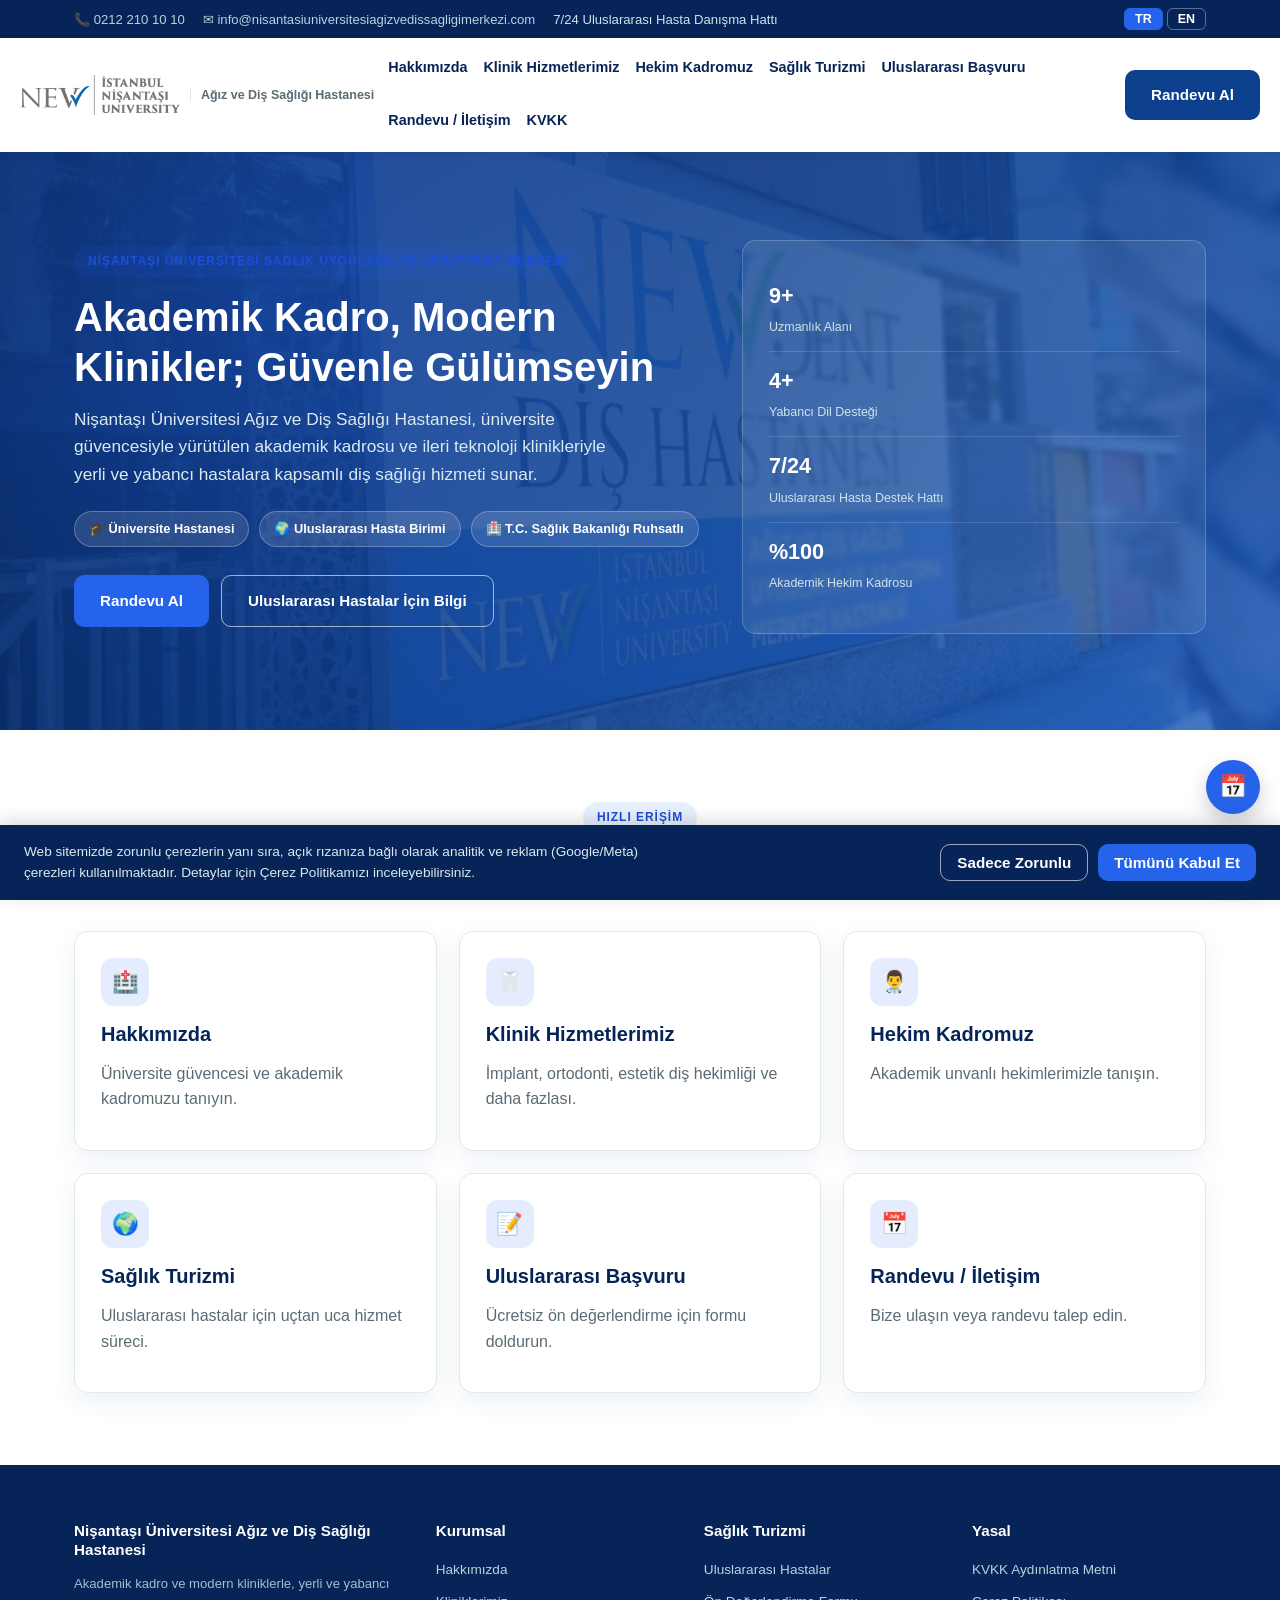
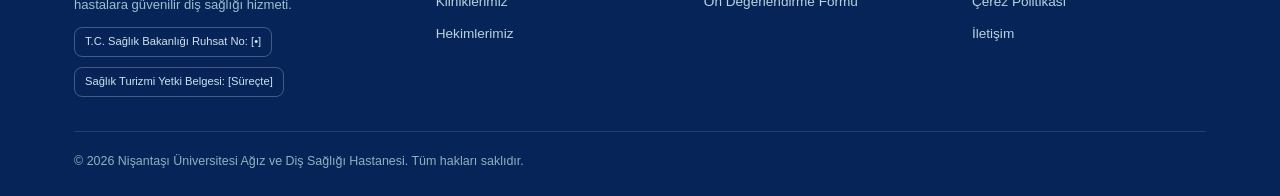
<file: index.html>
<!DOCTYPE html>
<html lang="tr">
<head>
<meta charset="UTF-8">
<meta name="viewport" content="width=device-width, initial-scale=1.0">
<title>Nişantaşı Üniversitesi Ağız ve Diş Sağlığı Hastanesi | Anasayfa</title>
<meta name="description" content="Nişantaşı Üniversitesi Ağız ve Diş Sağlığı Hastanesi — akademik kadro, modern klinikler ve uluslararası hasta hizmetleriyle İstanbul'da diş sağlığı ve sağlık turizmi.">
<meta name="robots" content="index, follow">
<link rel="canonical" href="https://nisantasiuniversitesiagizvedissagligimerkezi.com/">
<link rel="icon" type="image/x-icon" href="images/favicon.ico">
<link rel="stylesheet" href="style.css?v=948a35e6">

<meta property="og:type" content="website">
<meta property="og:title" content="Nişantaşı Üniversitesi Ağız ve Diş Sağlığı Hastanesi | Anasayfa">
<meta property="og:description" content="Nişantaşı Üniversitesi Ağız ve Diş Sağlığı Hastanesi — akademik kadro, modern klinikler ve uluslararası hasta hizmetleriyle İstanbul'da diş sağlığı ve sağlık turizmi.">
<meta property="og:url" content="https://nisantasiuniversitesiagizvedissagligimerkezi.com/">
<meta property="og:locale" content="tr_TR">
<meta property="og:locale:alternate" content="en_US">
<meta name="twitter:card" content="summary_large_image">


<script type="application/ld+json">
{
  "@context": "https://schema.org",
  "@type": "Dentist",
  "name": "Nişantaşı Üniversitesi Ağız ve Diş Sağlığı Hastanesi",
  "url": "https://nisantasiuniversitesiagizvedissagligimerkezi.com/",
  "telephone": "0212 210 10 10",
  "priceRange": "$$",
  "address": {
    "@type": "PostalAddress",
    "streetAddress": "Eyüp Sultan Caddesi No:11, Kağıthane",
    "addressLocality": "İstanbul",
    "addressCountry": "TR"
  },
  "medicalSpecialty": "Dentistry",
  "availableLanguage": ["Turkish", "English", "Arabic", "Russian"]
}
</script>
</head>
<body>
<div class="topbar">
  <div class="wrap">
    <div class="info">
      <a href="tel:+902122101010">📞 0212 210 10 10</a>
      <a href="mailto:info@nisantasiuniversitesiagizvedissagligimerkezi.com">✉ info@nisantasiuniversitesiagizvedissagligimerkezi.com</a>
      <span data-tr="7/24 Uluslararası Hasta Danışma Hattı" data-en="24/7 International Patient Helpline">7/24 Uluslararası Hasta Danışma Hattı</span>
    </div>
    <div class="lang-switch">
      <button id="btn-tr" class="active" onclick="setLang('tr')">TR</button>
      <button id="btn-en" onclick="setLang('en')">EN</button>
    </div>
  </div>
</div>

<header class="site">
  <div class="nav-row">
    <a href="index.html" style="text-decoration:none;"><div class="brand">
      <img class="brand-logo" style="height:40px;width:auto;max-width:160px;object-fit:contain;flex-shrink:0;" src="images/logo.png" alt="Nişantaşı Üniversitesi">
      <div class="txt">
        <small data-tr="Ağız ve Diş Sağlığı Hastanesi" data-en="Oral &amp; Dental Health Hospital">Ağız ve Diş Sağlığı Hastanesi</small>
      </div>
    </div></a>
    <nav class="main" id="mainNav">
      <a href="hakkimizda.html" data-tr="Hakkımızda" data-en="About Us">Hakkımızda</a>
      <a href="hizmetlerimiz.html" data-tr="Klinik Hizmetlerimiz" data-en="Clinical Services">Klinik Hizmetlerimiz</a>
      <a href="hekimlerimiz.html" data-tr="Hekim Kadromuz" data-en="Our Doctors">Hekim Kadromuz</a>
      <a href="saglik-turizmi.html" data-tr="Sağlık Turizmi" data-en="Health Tourism">Sağlık Turizmi</a>
      <a href="basvuru.html" data-tr="Uluslararası Başvuru" data-en="International Application">Uluslararası Başvuru</a>
      <a href="iletisim.html" data-tr="Randevu / İletişim" data-en="Appointment / Contact">Randevu / İletişim</a>
      <a href="kvkk.html" data-tr="KVKK" data-en="Privacy (KVKK)">KVKK</a>
    </nav>
    <div class="nav-cta">
      <a href="iletisim.html" class="btn btn-navy" data-tr="Randevu Al" data-en="Book Appointment">Randevu Al</a>
      <button class="burger" onclick="document.getElementById('mainNav').classList.toggle('open')">☰</button>
    </div>
  </div>
</header>

<section class="hero" id="anasayfa">
  <div class="wrap">
    <div>
      <span class="eyebrow" data-tr="Nişantaşı Üniversitesi Sağlık Uygulama ve Araştırma Merkezi" data-en="Nişantaşı University Health Practice &amp; Research Center">Nişantaşı Üniversitesi Sağlık Uygulama ve Araştırma Merkezi</span>
      <h1 data-tr="Akademik Kadro, Modern Klinikler; Güvenle Gülümseyin"
          data-en="Academic Expertise, Modern Clinics — Smile With Confidence">Akademik Kadro, Modern Klinikler; Güvenle Gülümseyin</h1>
      <p class="lead" data-tr="Nişantaşı Üniversitesi Ağız ve Diş Sağlığı Hastanesi, üniversite güvencesiyle yürütülen akademik kadrosu ve ileri teknoloji klinikleriyle yerli ve yabancı hastalara kapsamlı diş sağlığı hizmeti sunar."
          data-en="Nişantaşı University Oral &amp; Dental Health Hospital delivers comprehensive dental care to local and international patients through its academic staff and advanced-technology clinics, backed by full university accreditation.">
        Nişantaşı Üniversitesi Ağız ve Diş Sağlığı Hastanesi, üniversite güvencesiyle yürütülen akademik kadrosu ve ileri teknoloji klinikleriyle yerli ve yabancı hastalara kapsamlı diş sağlığı hizmeti sunar.
      </p>
      <div class="hero-badges">
        <span data-tr="🎓 Üniversite Hastanesi" data-en="🎓 University Hospital">🎓 Üniversite Hastanesi</span>
        <span data-tr="🌍 Uluslararası Hasta Birimi" data-en="🌍 International Patient Unit">🌍 Uluslararası Hasta Birimi</span>
        <span data-tr="🏥 T.C. Sağlık Bakanlığı Ruhsatlı" data-en="🏥 Licensed by T.R. Ministry of Health">🏥 T.C. Sağlık Bakanlığı Ruhsatlı</span>
      </div>
      <div class="hero-cta">
        <a href="iletisim.html" class="btn btn-primary" data-tr="Randevu Al" data-en="Book an Appointment">Randevu Al</a>
        <a href="saglik-turizmi.html" class="btn btn-outline" data-tr="Uluslararası Hastalar İçin Bilgi" data-en="Information for International Patients">Uluslararası Hastalar İçin Bilgi</a>
      </div>
    </div>
    <div class="hero-visual">
      <div class="stat"><div><b data-tr="9+" data-en="9+">9+</b><span data-tr="Uzmanlık Alanı" data-en="Specialty Departments">Uzmanlık Alanı</span></div></div>
      <div class="stat"><div><b data-tr="4+" data-en="4+">4+</b><span data-tr="Yabancı Dil Desteği" data-en="Foreign Languages Supported">Yabancı Dil Desteği</span></div></div>
      <div class="stat"><div><b data-tr="7/24" data-en="24/7">7/24</b><span data-tr="Uluslararası Hasta Destek Hattı" data-en="International Patient Support Line">Uluslararası Hasta Destek Hattı</span></div></div>
      <div class="stat"><div><b data-tr="%100" data-en="100%">%100</b><span data-tr="Akademik Hekim Kadrosu" data-en="Academic Medical Staff">Akademik Hekim Kadrosu</span></div></div>
    </div>
  </div>
</section>


<section style="background:#fff;">
  <div class="wrap">
    <div class="section-head">
      <span class="eyebrow" data-tr="Hızlı Erişim" data-en="Quick Access">Hızlı Erişim</span>
      <h2 data-tr="Sizi Nasıl Yönlendirebiliriz?" data-en="How Can We Guide You?">Sizi Nasıl Yönlendirebiliriz?</h2>
    </div>
    <div class="services-grid">
      <a href="hakkimizda.html" class="card" style="text-decoration:none;">
        <div class="service-icon">🏥</div>
        <h3 data-tr="Hakkımızda" data-en="About Us">Hakkımızda</h3>
        <p data-tr="Üniversite güvencesi ve akademik kadromuzu tanıyın." data-en="Learn about our university-backed academic staff.">Üniversite güvencesi ve akademik kadromuzu tanıyın.</p>
      </a>
      <a href="hizmetlerimiz.html" class="card" style="text-decoration:none;">
        <div class="service-icon">🦷</div>
        <h3 data-tr="Klinik Hizmetlerimiz" data-en="Clinical Services">Klinik Hizmetlerimiz</h3>
        <p data-tr="İmplant, ortodonti, estetik diş hekimliği ve daha fazlası." data-en="Implants, orthodontics, aesthetic dentistry and more.">İmplant, ortodonti, estetik diş hekimliği ve daha fazlası.</p>
      </a>
      <a href="hekimlerimiz.html" class="card" style="text-decoration:none;">
        <div class="service-icon">👨‍⚕️</div>
        <h3 data-tr="Hekim Kadromuz" data-en="Our Doctors">Hekim Kadromuz</h3>
        <p data-tr="Akademik unvanlı hekimlerimizle tanışın." data-en="Meet our academically titled doctors.">Akademik unvanlı hekimlerimizle tanışın.</p>
      </a>
      <a href="saglik-turizmi.html" class="card" style="text-decoration:none;">
        <div class="service-icon">🌍</div>
        <h3 data-tr="Sağlık Turizmi" data-en="Health Tourism">Sağlık Turizmi</h3>
        <p data-tr="Uluslararası hastalar için uçtan uca hizmet süreci." data-en="End-to-end care process for international patients.">Uluslararası hastalar için uçtan uca hizmet süreci.</p>
      </a>
      <a href="basvuru.html" class="card" style="text-decoration:none;">
        <div class="service-icon">📝</div>
        <h3 data-tr="Uluslararası Başvuru" data-en="International Application">Uluslararası Başvuru</h3>
        <p data-tr="Ücretsiz ön değerlendirme için formu doldurun." data-en="Fill the form for a free pre-assessment.">Ücretsiz ön değerlendirme için formu doldurun.</p>
      </a>
      <a href="iletisim.html" class="card" style="text-decoration:none;">
        <div class="service-icon">📅</div>
        <h3 data-tr="Randevu / İletişim" data-en="Appointment / Contact">Randevu / İletişim</h3>
        <p data-tr="Bize ulaşın veya randevu talep edin." data-en="Reach out or request an appointment.">Bize ulaşın veya randevu talep edin.</p>
      </a>
    </div>
  </div>
</section>

<footer>
  <div class="wrap">
    <div class="footer-grid">
      <div>
        <h4>Nişantaşı Üniversitesi Ağız ve Diş Sağlığı Hastanesi</h4>
        <p data-tr="Akademik kadro ve modern kliniklerle, yerli ve yabancı hastalara güvenilir diş sağlığı hizmeti." data-en="Reliable dental care for domestic and international patients through academic staff and modern clinics.">Akademik kadro ve modern kliniklerle, yerli ve yabancı hastalara güvenilir diş sağlığı hizmeti.</p>
        <div class="badge-row">
          <span data-tr="T.C. Sağlık Bakanlığı Ruhsat No: [•]" data-en="T.R. MoH License No: [•]">T.C. Sağlık Bakanlığı Ruhsat No: [•]</span>
          <span data-tr="Sağlık Turizmi Yetki Belgesi: [Süreçte]" data-en="Health Tourism Authorization: [In Progress]">Sağlık Turizmi Yetki Belgesi: [Süreçte]</span>
        </div>
      </div>
      <div>
        <h4 data-tr="Kurumsal" data-en="Corporate">Kurumsal</h4>
        <a href="hakkimizda.html" data-tr="Hakkımızda" data-en="About Us">Hakkımızda</a>
        <a href="hizmetlerimiz.html" data-tr="Kliniklerimiz" data-en="Clinics">Kliniklerimiz</a>
        <a href="hekimlerimiz.html" data-tr="Hekimlerimiz" data-en="Our Doctors">Hekimlerimiz</a>
      </div>
      <div>
        <h4 data-tr="Sağlık Turizmi" data-en="Health Tourism">Sağlık Turizmi</h4>
        <a href="saglik-turizmi.html" data-tr="Uluslararası Hastalar" data-en="International Patients">Uluslararası Hastalar</a>
        <a href="basvuru.html" data-tr="Ön Değerlendirme Formu" data-en="Pre-Assessment Form">Ön Değerlendirme Formu</a>
      </div>
      <div>
        <h4 data-tr="Yasal" data-en="Legal">Yasal</h4>
        <a href="kvkk.html" data-tr="KVKK Aydınlatma Metni" data-en="Privacy Notice (KVKK)">KVKK Aydınlatma Metni</a>
        <a href="kvkk.html" data-tr="Çerez Politikası" data-en="Cookie Policy">Çerez Politikası</a>
        <a href="iletisim.html" data-tr="İletişim" data-en="Contact">İletişim</a>
      </div>
    </div>
    <div class="footer-bottom">
      <span data-tr="© 2026 Nişantaşı Üniversitesi Ağız ve Diş Sağlığı Hastanesi. Tüm hakları saklıdır." data-en="© 2026 Nişantaşı University Oral &amp; Dental Health Hospital. All rights reserved.">© 2026 Nişantaşı Üniversitesi Ağız ve Diş Sağlığı Hastanesi. Tüm hakları saklıdır.</span>
    </div>
  </div>
</footer>

<div class="floating">
  <a class="fab appt" href="iletisim.html" title="Randevu">📅</a>
  <a class="fab whatsapp" href="https://wa.me/902122101010" title="WhatsApp" target="_blank" rel="noopener">💬</a>
</div>

<div id="cookieBar" style="position:fixed;left:0;right:0;bottom:0;background:var(--navy-dark);color:#fff;padding:16px 24px;display:flex;justify-content:space-between;align-items:center;gap:16px;flex-wrap:wrap;z-index:70;box-shadow:0 -4px 16px rgba(0,0,0,.15);">
  <p style="margin:0;color:#dbe9ee;font-size:.85rem;max-width:640px;" data-tr="Web sitemizde zorunlu çerezlerin yanı sıra, açık rızanıza bağlı olarak analitik ve reklam (Google/Meta) çerezleri kullanılmaktadır. Detaylar için Çerez Politikamızı inceleyebilirsiniz."
     data-en="In addition to strictly necessary cookies, our website uses analytics and advertising (Google/Meta) cookies subject to your consent. See our Cookie Policy for details.">
    Web sitemizde zorunlu çerezlerin yanı sıra, açık rızanıza bağlı olarak analitik ve reklam (Google/Meta) çerezleri kullanılmaktadır. Detaylar için Çerez Politikamızı inceleyebilirsiniz.
  </p>
  <div style="display:flex;gap:10px;flex-shrink:0;">
    <button class="btn btn-outline" style="padding:9px 16px;" onclick="document.getElementById('cookieBar').style.display='none'" data-tr="Sadece Zorunlu" data-en="Necessary Only">Sadece Zorunlu</button>
    <button class="btn btn-primary" style="padding:9px 16px;" onclick="document.getElementById('cookieBar').style.display='none'" data-tr="Tümünü Kabul Et" data-en="Accept All">Tümünü Kabul Et</button>
  </div>
</div>

<script src="app.js?v=356298e0"></script>
</body>
</html>
</file>
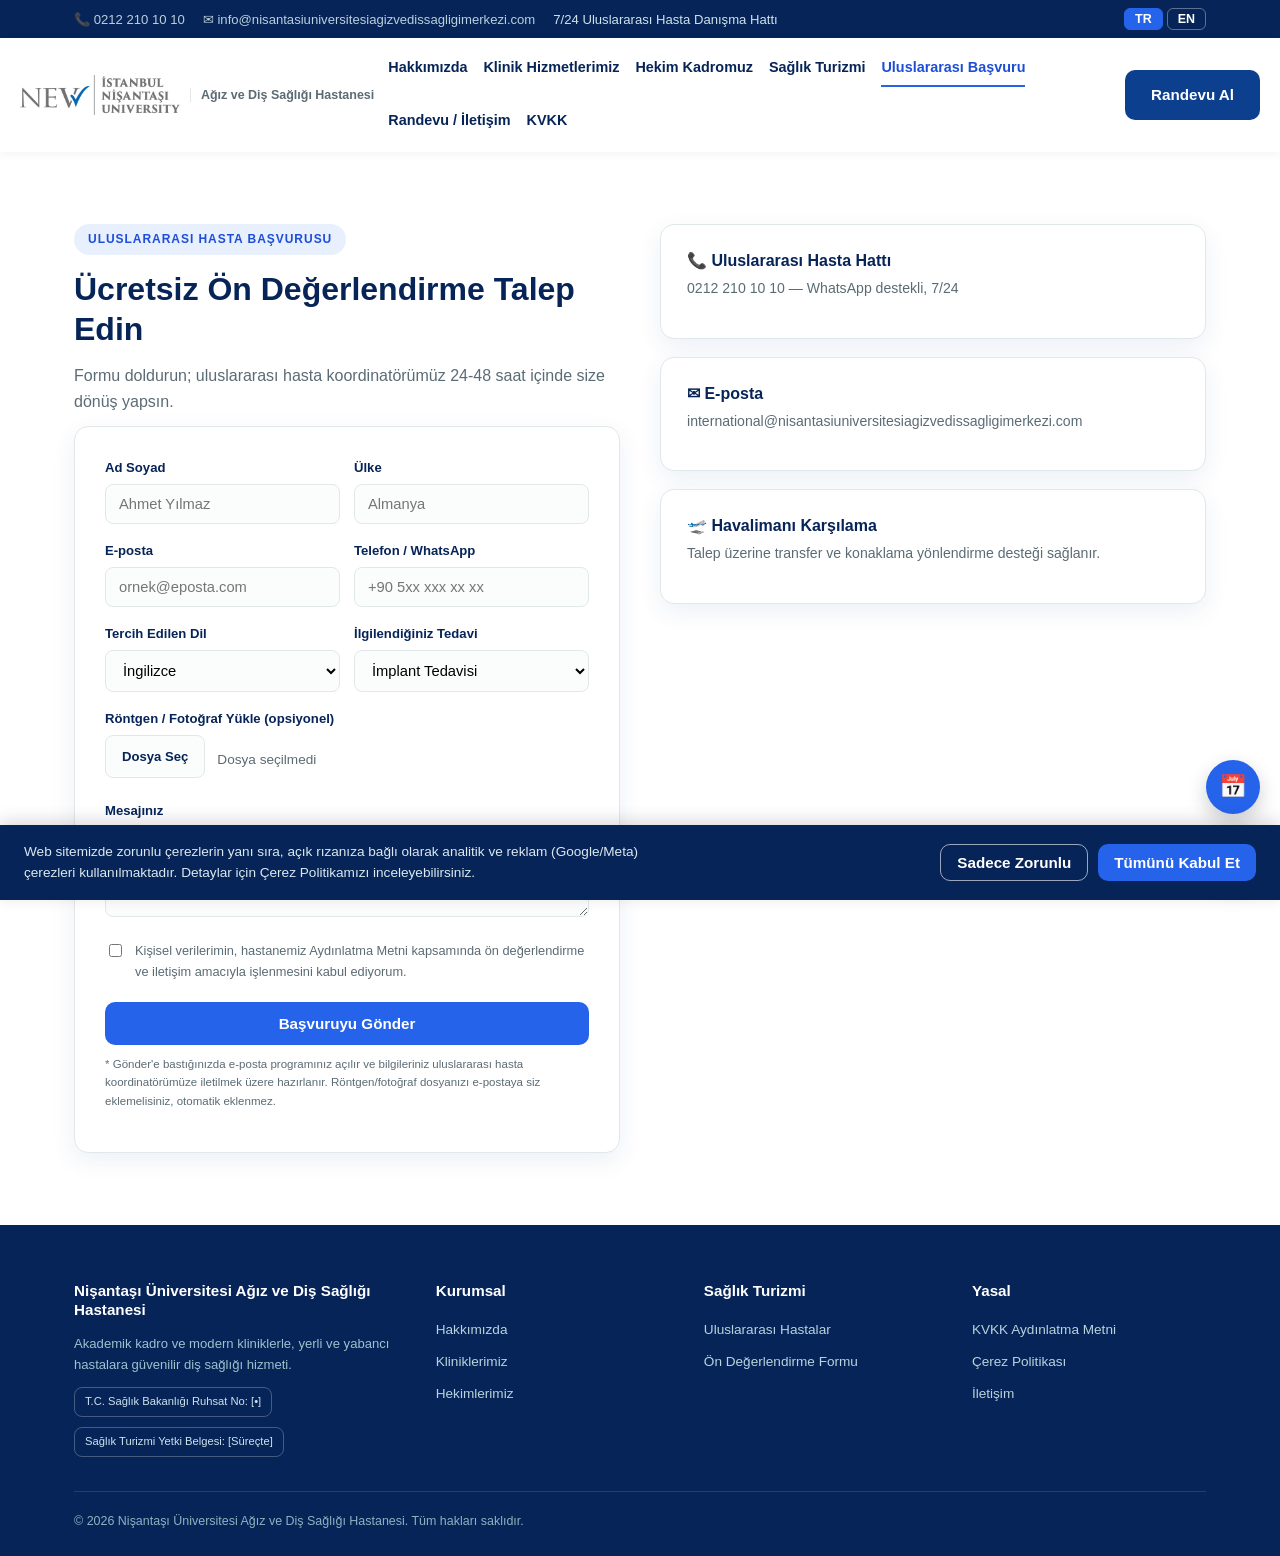
<file: basvuru.html>
<!DOCTYPE html>
<html lang="tr">
<head>
<meta charset="UTF-8">
<meta name="viewport" content="width=device-width, initial-scale=1.0">
<title>Uluslararası Hasta Başvurusu | Nişantaşı Üniversitesi Ağız ve Diş Sağlığı Hastanesi</title>
<meta name="description" content="Uluslararası hastalar için ücretsiz ön değerlendirme başvuru formu.">
<meta name="robots" content="index, follow">
<link rel="canonical" href="https://nisantasiuniversitesiagizvedissagligimerkezi.com/basvuru.html">
<link rel="icon" type="image/x-icon" href="images/favicon.ico">
<link rel="stylesheet" href="style.css?v=948a35e6">

<meta property="og:type" content="website">
<meta property="og:title" content="Uluslararası Hasta Başvurusu | Nişantaşı Üniversitesi Ağız ve Diş Sağlığı Hastanesi">
<meta property="og:description" content="Uluslararası hastalar için ücretsiz ön değerlendirme başvuru formu.">
<meta property="og:url" content="https://nisantasiuniversitesiagizvedissagligimerkezi.com/basvuru.html">
<meta property="og:locale" content="tr_TR">
<meta property="og:locale:alternate" content="en_US">
<meta name="twitter:card" content="summary_large_image">


<script type="application/ld+json">
{
  "@context": "https://schema.org",
  "@type": "Dentist",
  "name": "Nişantaşı Üniversitesi Ağız ve Diş Sağlığı Hastanesi",
  "url": "https://nisantasiuniversitesiagizvedissagligimerkezi.com/",
  "telephone": "0212 210 10 10",
  "priceRange": "$$",
  "address": {
    "@type": "PostalAddress",
    "streetAddress": "Eyüp Sultan Caddesi No:11, Kağıthane",
    "addressLocality": "İstanbul",
    "addressCountry": "TR"
  },
  "medicalSpecialty": "Dentistry",
  "availableLanguage": ["Turkish", "English", "Arabic", "Russian"]
}
</script>
</head>
<body>
<div class="topbar">
  <div class="wrap">
    <div class="info">
      <a href="tel:+902122101010">📞 0212 210 10 10</a>
      <a href="mailto:info@nisantasiuniversitesiagizvedissagligimerkezi.com">✉ info@nisantasiuniversitesiagizvedissagligimerkezi.com</a>
      <span data-tr="7/24 Uluslararası Hasta Danışma Hattı" data-en="24/7 International Patient Helpline">7/24 Uluslararası Hasta Danışma Hattı</span>
    </div>
    <div class="lang-switch">
      <button id="btn-tr" class="active" onclick="setLang('tr')">TR</button>
      <button id="btn-en" onclick="setLang('en')">EN</button>
    </div>
  </div>
</div>

<header class="site">
  <div class="nav-row">
    <a href="index.html" style="text-decoration:none;"><div class="brand">
      <img class="brand-logo" style="height:40px;width:auto;max-width:160px;object-fit:contain;flex-shrink:0;" src="images/logo.png" alt="Nişantaşı Üniversitesi">
      <div class="txt">
        <small data-tr="Ağız ve Diş Sağlığı Hastanesi" data-en="Oral &amp; Dental Health Hospital">Ağız ve Diş Sağlığı Hastanesi</small>
      </div>
    </div></a>
    <nav class="main" id="mainNav">
      <a href="hakkimizda.html" data-tr="Hakkımızda" data-en="About Us">Hakkımızda</a>
      <a href="hizmetlerimiz.html" data-tr="Klinik Hizmetlerimiz" data-en="Clinical Services">Klinik Hizmetlerimiz</a>
      <a href="hekimlerimiz.html" data-tr="Hekim Kadromuz" data-en="Our Doctors">Hekim Kadromuz</a>
      <a href="saglik-turizmi.html" data-tr="Sağlık Turizmi" data-en="Health Tourism">Sağlık Turizmi</a>
      <a href="basvuru.html" class="active" data-tr="Uluslararası Başvuru" data-en="International Application">Uluslararası Başvuru</a>
      <a href="iletisim.html" data-tr="Randevu / İletişim" data-en="Appointment / Contact">Randevu / İletişim</a>
      <a href="kvkk.html" data-tr="KVKK" data-en="Privacy (KVKK)">KVKK</a>
    </nav>
    <div class="nav-cta">
      <a href="iletisim.html" class="btn btn-navy" data-tr="Randevu Al" data-en="Book Appointment">Randevu Al</a>
      <button class="burger" onclick="document.getElementById('mainNav').classList.toggle('open')">☰</button>
    </div>
  </div>
</header>

<section class="form-section" id="basvuru">
  <div class="wrap form-grid">
    <div>
      <span class="eyebrow" data-tr="Uluslararası Hasta Başvurusu" data-en="International Patient Application">Uluslararası Hasta Başvurusu</span>
      <h2 data-tr="Ücretsiz Ön Değerlendirme Talep Edin" data-en="Request a Free Pre-Assessment">Ücretsiz Ön Değerlendirme Talep Edin</h2>
      <p data-tr="Formu doldurun; uluslararası hasta koordinatörümüz 24-48 saat içinde size dönüş yapsın." data-en="Fill in the form and our international patient coordinator will get back to you within 24–48 hours.">Formu doldurun; uluslararası hasta koordinatörümüz 24-48 saat içinde size dönüş yapsın.</p>

      <form class="card" action="#" method="post"
            data-mailto="international@nisantasiuniversitesiagizvedissagligimerkezi.com"
            data-subject-tr="Uluslararası Hasta Başvurusu"
            data-subject-en="International Patient Application"
            onsubmit="return demoSubmit(event)">
        <div class="two-col">
          <div class="field"><label data-tr="Ad Soyad" data-en="Full Name">Ad Soyad</label><input type="text" required placeholder="Ahmet Yılmaz" data-placeholder-tr="Ahmet Yılmaz" data-placeholder-en="John Doe"></div>
          <div class="field"><label data-tr="Ülke" data-en="Country">Ülke</label><input type="text" required placeholder="Almanya" data-placeholder-tr="Almanya" data-placeholder-en="Germany"></div>
        </div>
        <div class="two-col">
          <div class="field"><label data-tr="E-posta" data-en="Email">E-posta</label><input type="email" required placeholder="ornek@eposta.com" data-placeholder-tr="ornek@eposta.com" data-placeholder-en="name@example.com"></div>
          <div class="field"><label data-tr="Telefon / WhatsApp" data-en="Phone / WhatsApp">Telefon / WhatsApp</label><input type="tel" required placeholder="+90 5xx xxx xx xx" data-placeholder-tr="+90 5xx xxx xx xx" data-placeholder-en="+49 ..."></div>
        </div>
        <div class="two-col">
          <div class="field">
            <label data-tr="Tercih Edilen Dil" data-en="Preferred Language">Tercih Edilen Dil</label>
            <select>
              <option data-tr="İngilizce" data-en="English">İngilizce</option>
              <option data-tr="Arapça" data-en="Arabic">Arapça</option>
              <option data-tr="Rusça" data-en="Russian">Rusça</option>
              <option data-tr="Türkçe" data-en="Turkish">Türkçe</option>
            </select>
          </div>
          <div class="field">
            <label data-tr="İlgilendiğiniz Tedavi" data-en="Treatment of Interest">İlgilendiğiniz Tedavi</label>
            <select>
              <option data-tr="İmplant Tedavisi" data-en="Dental Implants">İmplant Tedavisi</option>
              <option data-tr="Gülüş Tasarımı" data-en="Smile Design">Gülüş Tasarımı</option>
              <option data-tr="Ortodonti" data-en="Orthodontics">Ortodonti</option>
              <option data-tr="Genel Muayene" data-en="General Check-up">Genel Muayene</option>
              <option data-tr="Diğer" data-en="Other">Diğer</option>
            </select>
          </div>
        </div>
        <div class="field">
          <label data-tr="Röntgen / Fotoğraf Yükle (opsiyonel)" data-en="Upload X-ray / Photo (optional)">Röntgen / Fotoğraf Yükle (opsiyonel)</label>
          <div class="file-upload">
            <label class="file-upload-btn" for="xrayUpload" data-tr="Dosya Seç" data-en="Choose File">Dosya Seç</label>
            <input type="file" id="xrayUpload" class="file-upload-input" onchange="updateFileName(this)">
            <span class="file-upload-name" data-tr="Dosya seçilmedi" data-en="No file chosen">Dosya seçilmedi</span>
          </div>
        </div>
        <div class="field">
          <label data-tr="Mesajınız" data-en="Your Message">Mesajınız</label>
          <textarea placeholder=""></textarea>
        </div>
        <div class="consent">
          <input type="checkbox" required id="kvkkConsent">
          <label for="kvkkConsent" data-tr="Kişisel verilerimin, hastanemiz Aydınlatma Metni kapsamında ön değerlendirme ve iletişim amacıyla işlenmesini kabul ediyorum."
                 data-en="I consent to my personal data being processed for pre-assessment and communication purposes as described in the hospital's Privacy Notice.">
            Kişisel verilerimin, hastanemiz Aydınlatma Metni kapsamında ön değerlendirme ve iletişim amacıyla işlenmesini kabul ediyorum.
          </label>
        </div>
        <button type="submit" class="btn btn-primary" style="width:100%;justify-content:center;" data-tr="Başvuruyu Gönder" data-en="Submit Application">Başvuruyu Gönder</button>
        <p style="font-size:.72rem;margin-top:10px;" data-tr="* Gönder'e bastığınızda e-posta programınız açılır ve bilgileriniz uluslararası hasta koordinatörümüze iletilmek üzere hazırlanır. Röntgen/fotoğraf dosyanızı e-postaya siz eklemelisiniz, otomatik eklenmez." data-en="* Pressing Submit opens your email application with your details pre-filled to send to our international patient coordinator. Please attach your X-ray/photo manually — it is not attached automatically.">* Gönder'e bastığınızda e-posta programınız açılır ve bilgileriniz uluslararası hasta koordinatörümüze iletilmek üzere hazırlanır. Röntgen/fotoğraf dosyanızı e-postaya siz eklemelisiniz, otomatik eklenmez.</p>
      </form>
    </div>

    <div class="side-info">
      <div class="card">
        <h4 data-tr="📞 Uluslararası Hasta Hattı" data-en="📞 International Patient Line">📞 Uluslararası Hasta Hattı</h4>
        <p data-tr="0212 210 10 10 — WhatsApp destekli, 7/24" data-en="0212 210 10 10 — WhatsApp supported, 24/7">0212 210 10 10 — WhatsApp destekli, 7/24</p>
      </div>
      <div class="card">
        <h4 data-tr="✉ E-posta" data-en="✉ Email">✉ E-posta</h4>
        <p>international@nisantasiuniversitesiagizvedissagligimerkezi.com</p>
      </div>
      <div class="card">
        <h4 data-tr="🛫 Havalimanı Karşılama" data-en="🛫 Airport Pickup">🛫 Havalimanı Karşılama</h4>
        <p data-tr="Talep üzerine transfer ve konaklama yönlendirme desteği sağlanır." data-en="Transfer and accommodation guidance provided upon request.">Talep üzerine transfer ve konaklama yönlendirme desteği sağlanır.</p>
      </div>
    </div>
  </div>
</section>

<footer>
  <div class="wrap">
    <div class="footer-grid">
      <div>
        <h4>Nişantaşı Üniversitesi Ağız ve Diş Sağlığı Hastanesi</h4>
        <p data-tr="Akademik kadro ve modern kliniklerle, yerli ve yabancı hastalara güvenilir diş sağlığı hizmeti." data-en="Reliable dental care for domestic and international patients through academic staff and modern clinics.">Akademik kadro ve modern kliniklerle, yerli ve yabancı hastalara güvenilir diş sağlığı hizmeti.</p>
        <div class="badge-row">
          <span data-tr="T.C. Sağlık Bakanlığı Ruhsat No: [•]" data-en="T.R. MoH License No: [•]">T.C. Sağlık Bakanlığı Ruhsat No: [•]</span>
          <span data-tr="Sağlık Turizmi Yetki Belgesi: [Süreçte]" data-en="Health Tourism Authorization: [In Progress]">Sağlık Turizmi Yetki Belgesi: [Süreçte]</span>
        </div>
      </div>
      <div>
        <h4 data-tr="Kurumsal" data-en="Corporate">Kurumsal</h4>
        <a href="hakkimizda.html" data-tr="Hakkımızda" data-en="About Us">Hakkımızda</a>
        <a href="hizmetlerimiz.html" data-tr="Kliniklerimiz" data-en="Clinics">Kliniklerimiz</a>
        <a href="hekimlerimiz.html" data-tr="Hekimlerimiz" data-en="Our Doctors">Hekimlerimiz</a>
      </div>
      <div>
        <h4 data-tr="Sağlık Turizmi" data-en="Health Tourism">Sağlık Turizmi</h4>
        <a href="saglik-turizmi.html" data-tr="Uluslararası Hastalar" data-en="International Patients">Uluslararası Hastalar</a>
        <a href="basvuru.html" data-tr="Ön Değerlendirme Formu" data-en="Pre-Assessment Form">Ön Değerlendirme Formu</a>
      </div>
      <div>
        <h4 data-tr="Yasal" data-en="Legal">Yasal</h4>
        <a href="kvkk.html" data-tr="KVKK Aydınlatma Metni" data-en="Privacy Notice (KVKK)">KVKK Aydınlatma Metni</a>
        <a href="kvkk.html" data-tr="Çerez Politikası" data-en="Cookie Policy">Çerez Politikası</a>
        <a href="iletisim.html" data-tr="İletişim" data-en="Contact">İletişim</a>
      </div>
    </div>
    <div class="footer-bottom">
      <span data-tr="© 2026 Nişantaşı Üniversitesi Ağız ve Diş Sağlığı Hastanesi. Tüm hakları saklıdır." data-en="© 2026 Nişantaşı University Oral &amp; Dental Health Hospital. All rights reserved.">© 2026 Nişantaşı Üniversitesi Ağız ve Diş Sağlığı Hastanesi. Tüm hakları saklıdır.</span>
    </div>
  </div>
</footer>

<div class="floating">
  <a class="fab appt" href="iletisim.html" title="Randevu">📅</a>
  <a class="fab whatsapp" href="https://wa.me/902122101010" title="WhatsApp" target="_blank" rel="noopener">💬</a>
</div>

<div id="cookieBar" style="position:fixed;left:0;right:0;bottom:0;background:var(--navy-dark);color:#fff;padding:16px 24px;display:flex;justify-content:space-between;align-items:center;gap:16px;flex-wrap:wrap;z-index:70;box-shadow:0 -4px 16px rgba(0,0,0,.15);">
  <p style="margin:0;color:#dbe9ee;font-size:.85rem;max-width:640px;" data-tr="Web sitemizde zorunlu çerezlerin yanı sıra, açık rızanıza bağlı olarak analitik ve reklam (Google/Meta) çerezleri kullanılmaktadır. Detaylar için Çerez Politikamızı inceleyebilirsiniz."
     data-en="In addition to strictly necessary cookies, our website uses analytics and advertising (Google/Meta) cookies subject to your consent. See our Cookie Policy for details.">
    Web sitemizde zorunlu çerezlerin yanı sıra, açık rızanıza bağlı olarak analitik ve reklam (Google/Meta) çerezleri kullanılmaktadır. Detaylar için Çerez Politikamızı inceleyebilirsiniz.
  </p>
  <div style="display:flex;gap:10px;flex-shrink:0;">
    <button class="btn btn-outline" style="padding:9px 16px;" onclick="document.getElementById('cookieBar').style.display='none'" data-tr="Sadece Zorunlu" data-en="Necessary Only">Sadece Zorunlu</button>
    <button class="btn btn-primary" style="padding:9px 16px;" onclick="document.getElementById('cookieBar').style.display='none'" data-tr="Tümünü Kabul Et" data-en="Accept All">Tümünü Kabul Et</button>
  </div>
</div>

<script src="app.js?v=356298e0"></script>
</body>
</html>
</file>
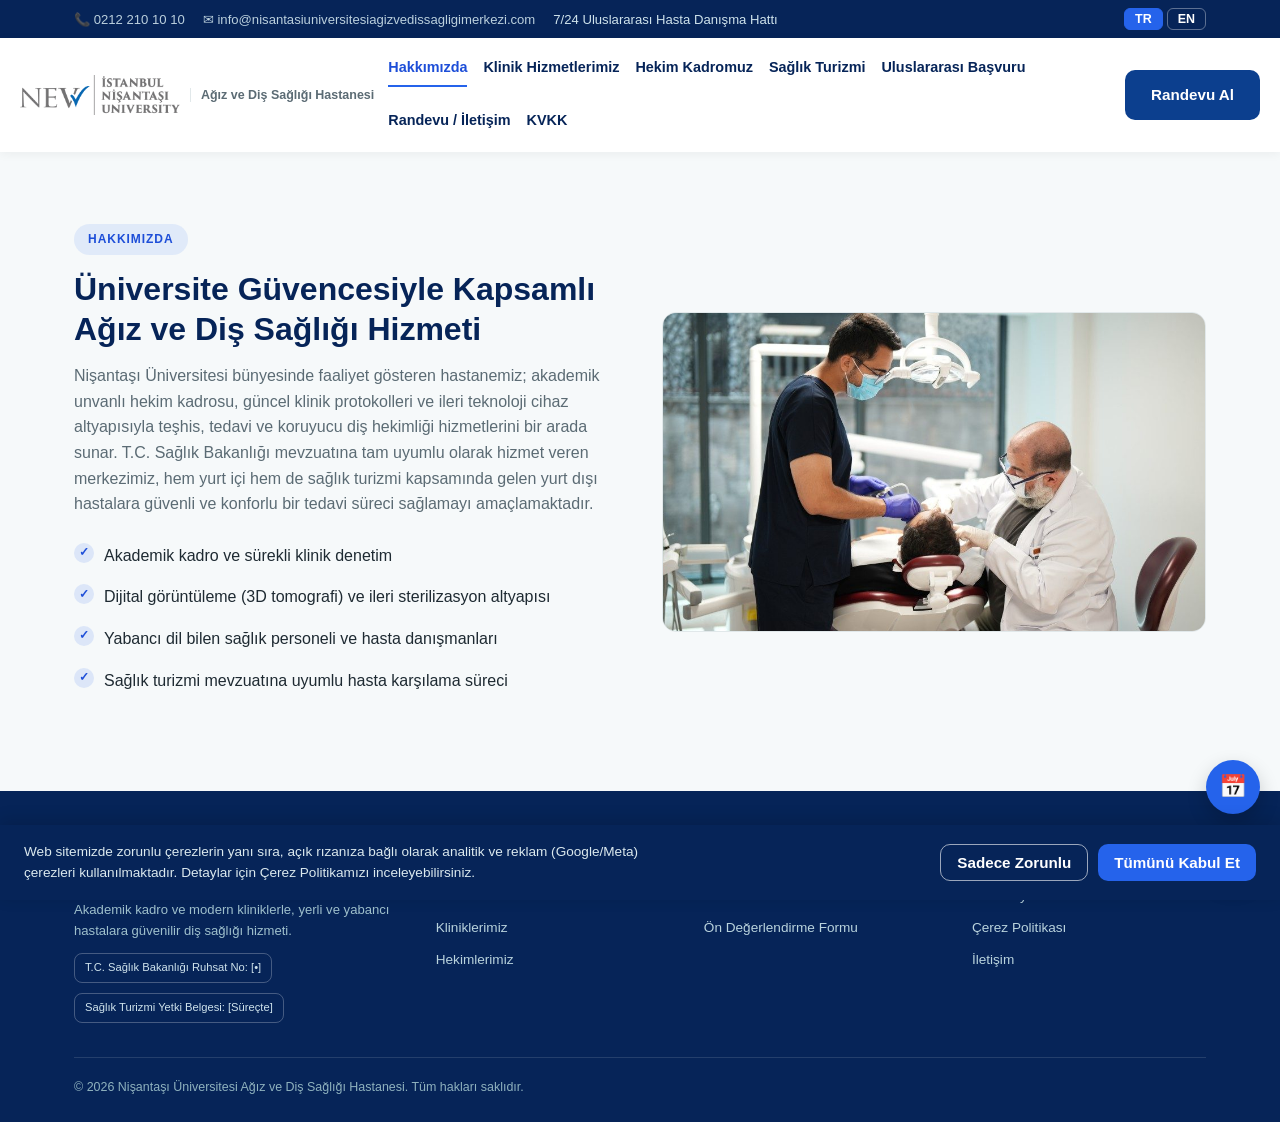
<file: hakkimizda.html>
<!DOCTYPE html>
<html lang="tr">
<head>
<meta charset="UTF-8">
<meta name="viewport" content="width=device-width, initial-scale=1.0">
<title>Hakkımızda | Nişantaşı Üniversitesi Ağız ve Diş Sağlığı Hastanesi</title>
<meta name="description" content="Nişantaşı Üniversitesi Ağız ve Diş Sağlığı Hastanesi hakkında: akademik kadro, üniversite güvencesi ve klinik altyapımız.">
<meta name="robots" content="index, follow">
<link rel="canonical" href="https://nisantasiuniversitesiagizvedissagligimerkezi.com/hakkimizda.html">
<link rel="icon" type="image/x-icon" href="images/favicon.ico">
<link rel="stylesheet" href="style.css?v=948a35e6">

<meta property="og:type" content="website">
<meta property="og:title" content="Hakkımızda | Nişantaşı Üniversitesi Ağız ve Diş Sağlığı Hastanesi">
<meta property="og:description" content="Nişantaşı Üniversitesi Ağız ve Diş Sağlığı Hastanesi hakkında: akademik kadro, üniversite güvencesi ve klinik altyapımız.">
<meta property="og:url" content="https://nisantasiuniversitesiagizvedissagligimerkezi.com/hakkimizda.html">
<meta property="og:locale" content="tr_TR">
<meta property="og:locale:alternate" content="en_US">
<meta name="twitter:card" content="summary_large_image">


<script type="application/ld+json">
{
  "@context": "https://schema.org",
  "@type": "Dentist",
  "name": "Nişantaşı Üniversitesi Ağız ve Diş Sağlığı Hastanesi",
  "url": "https://nisantasiuniversitesiagizvedissagligimerkezi.com/",
  "telephone": "0212 210 10 10",
  "priceRange": "$$",
  "address": {
    "@type": "PostalAddress",
    "streetAddress": "Eyüp Sultan Caddesi No:11, Kağıthane",
    "addressLocality": "İstanbul",
    "addressCountry": "TR"
  },
  "medicalSpecialty": "Dentistry",
  "availableLanguage": ["Turkish", "English", "Arabic", "Russian"]
}
</script>
</head>
<body>
<div class="topbar">
  <div class="wrap">
    <div class="info">
      <a href="tel:+902122101010">📞 0212 210 10 10</a>
      <a href="mailto:info@nisantasiuniversitesiagizvedissagligimerkezi.com">✉ info@nisantasiuniversitesiagizvedissagligimerkezi.com</a>
      <span data-tr="7/24 Uluslararası Hasta Danışma Hattı" data-en="24/7 International Patient Helpline">7/24 Uluslararası Hasta Danışma Hattı</span>
    </div>
    <div class="lang-switch">
      <button id="btn-tr" class="active" onclick="setLang('tr')">TR</button>
      <button id="btn-en" onclick="setLang('en')">EN</button>
    </div>
  </div>
</div>

<header class="site">
  <div class="nav-row">
    <a href="index.html" style="text-decoration:none;"><div class="brand">
      <img class="brand-logo" style="height:40px;width:auto;max-width:160px;object-fit:contain;flex-shrink:0;" src="images/logo.png" alt="Nişantaşı Üniversitesi">
      <div class="txt">
        <small data-tr="Ağız ve Diş Sağlığı Hastanesi" data-en="Oral &amp; Dental Health Hospital">Ağız ve Diş Sağlığı Hastanesi</small>
      </div>
    </div></a>
    <nav class="main" id="mainNav">
      <a href="hakkimizda.html" class="active" data-tr="Hakkımızda" data-en="About Us">Hakkımızda</a>
      <a href="hizmetlerimiz.html" data-tr="Klinik Hizmetlerimiz" data-en="Clinical Services">Klinik Hizmetlerimiz</a>
      <a href="hekimlerimiz.html" data-tr="Hekim Kadromuz" data-en="Our Doctors">Hekim Kadromuz</a>
      <a href="saglik-turizmi.html" data-tr="Sağlık Turizmi" data-en="Health Tourism">Sağlık Turizmi</a>
      <a href="basvuru.html" data-tr="Uluslararası Başvuru" data-en="International Application">Uluslararası Başvuru</a>
      <a href="iletisim.html" data-tr="Randevu / İletişim" data-en="Appointment / Contact">Randevu / İletişim</a>
      <a href="kvkk.html" data-tr="KVKK" data-en="Privacy (KVKK)">KVKK</a>
    </nav>
    <div class="nav-cta">
      <a href="iletisim.html" class="btn btn-navy" data-tr="Randevu Al" data-en="Book Appointment">Randevu Al</a>
      <button class="burger" onclick="document.getElementById('mainNav').classList.toggle('open')">☰</button>
    </div>
  </div>
</header>

<section id="hakkimizda">
  <div class="wrap about-grid">
    <div>
      <span class="eyebrow" data-tr="Hakkımızda" data-en="About Us">Hakkımızda</span>
      <h2 data-tr="Üniversite Güvencesiyle Kapsamlı Ağız ve Diş Sağlığı Hizmeti" data-en="Comprehensive Oral &amp; Dental Care, Backed by University Standards">Üniversite Güvencesiyle Kapsamlı Ağız ve Diş Sağlığı Hizmeti</h2>
      <p data-tr="Nişantaşı Üniversitesi bünyesinde faaliyet gösteren hastanemiz; akademik unvanlı hekim kadrosu, güncel klinik protokolleri ve ileri teknoloji cihaz altyapısıyla teşhis, tedavi ve koruyucu diş hekimliği hizmetlerini bir arada sunar. T.C. Sağlık Bakanlığı mevzuatına tam uyumlu olarak hizmet veren merkezimiz, hem yurt içi hem de sağlık turizmi kapsamında gelen yurt dışı hastalara güvenli ve konforlu bir tedavi süreci sağlamayı amaçlamaktadır."
        data-en="Operating within Nişantaşı University, our hospital brings together an academically titled medical staff, up-to-date clinical protocols, and advanced technology to provide diagnosis, treatment, and preventive dentistry under one roof. Fully compliant with the regulations of the T.R. Ministry of Health, our center aims to provide a safe and comfortable treatment journey for both domestic patients and international patients arriving through health tourism.">
        Nişantaşı Üniversitesi bünyesinde faaliyet gösteren hastanemiz; akademik unvanlı hekim kadrosu, güncel klinik protokolleri ve ileri teknoloji cihaz altyapısıyla teşhis, tedavi ve koruyucu diş hekimliği hizmetlerini bir arada sunar. T.C. Sağlık Bakanlığı mevzuatına tam uyumlu olarak hizmet veren merkezimiz, hem yurt içi hem de sağlık turizmi kapsamında gelen yurt dışı hastalara güvenli ve konforlu bir tedavi süreci sağlamayı amaçlamaktadır.
      </p>
      <ul class="checklist">
        <li data-tr="Akademik kadro ve sürekli klinik denetim" data-en="Academic staff with continuous clinical oversight">Akademik kadro ve sürekli klinik denetim</li>
        <li data-tr="Dijital görüntüleme (3D tomografi) ve ileri sterilizasyon altyapısı" data-en="Digital imaging (3D tomography) and advanced sterilization infrastructure">Dijital görüntüleme (3D tomografi) ve ileri sterilizasyon altyapısı</li>
        <li data-tr="Yabancı dil bilen sağlık personeli ve hasta danışmanları" data-en="Multilingual healthcare staff and patient coordinators">Yabancı dil bilen sağlık personeli ve hasta danışmanları</li>
        <li data-tr="Sağlık turizmi mevzuatına uyumlu hasta karşılama süreci" data-en="Patient onboarding process aligned with health-tourism regulations">Sağlık turizmi mevzuatına uyumlu hasta karşılama süreci</li>
      </ul>
    </div>
    <div class="about-photo">
      <img src="images/about-treatment.jpg" alt="Kliniğimizde hekim ve asistanımız hasta tedavisi sırasında">
    </div>
  </div>
</section>

<footer>
  <div class="wrap">
    <div class="footer-grid">
      <div>
        <h4>Nişantaşı Üniversitesi Ağız ve Diş Sağlığı Hastanesi</h4>
        <p data-tr="Akademik kadro ve modern kliniklerle, yerli ve yabancı hastalara güvenilir diş sağlığı hizmeti." data-en="Reliable dental care for domestic and international patients through academic staff and modern clinics.">Akademik kadro ve modern kliniklerle, yerli ve yabancı hastalara güvenilir diş sağlığı hizmeti.</p>
        <div class="badge-row">
          <span data-tr="T.C. Sağlık Bakanlığı Ruhsat No: [•]" data-en="T.R. MoH License No: [•]">T.C. Sağlık Bakanlığı Ruhsat No: [•]</span>
          <span data-tr="Sağlık Turizmi Yetki Belgesi: [Süreçte]" data-en="Health Tourism Authorization: [In Progress]">Sağlık Turizmi Yetki Belgesi: [Süreçte]</span>
        </div>
      </div>
      <div>
        <h4 data-tr="Kurumsal" data-en="Corporate">Kurumsal</h4>
        <a href="hakkimizda.html" data-tr="Hakkımızda" data-en="About Us">Hakkımızda</a>
        <a href="hizmetlerimiz.html" data-tr="Kliniklerimiz" data-en="Clinics">Kliniklerimiz</a>
        <a href="hekimlerimiz.html" data-tr="Hekimlerimiz" data-en="Our Doctors">Hekimlerimiz</a>
      </div>
      <div>
        <h4 data-tr="Sağlık Turizmi" data-en="Health Tourism">Sağlık Turizmi</h4>
        <a href="saglik-turizmi.html" data-tr="Uluslararası Hastalar" data-en="International Patients">Uluslararası Hastalar</a>
        <a href="basvuru.html" data-tr="Ön Değerlendirme Formu" data-en="Pre-Assessment Form">Ön Değerlendirme Formu</a>
      </div>
      <div>
        <h4 data-tr="Yasal" data-en="Legal">Yasal</h4>
        <a href="kvkk.html" data-tr="KVKK Aydınlatma Metni" data-en="Privacy Notice (KVKK)">KVKK Aydınlatma Metni</a>
        <a href="kvkk.html" data-tr="Çerez Politikası" data-en="Cookie Policy">Çerez Politikası</a>
        <a href="iletisim.html" data-tr="İletişim" data-en="Contact">İletişim</a>
      </div>
    </div>
    <div class="footer-bottom">
      <span data-tr="© 2026 Nişantaşı Üniversitesi Ağız ve Diş Sağlığı Hastanesi. Tüm hakları saklıdır." data-en="© 2026 Nişantaşı University Oral &amp; Dental Health Hospital. All rights reserved.">© 2026 Nişantaşı Üniversitesi Ağız ve Diş Sağlığı Hastanesi. Tüm hakları saklıdır.</span>
    </div>
  </div>
</footer>

<div class="floating">
  <a class="fab appt" href="iletisim.html" title="Randevu">📅</a>
  <a class="fab whatsapp" href="https://wa.me/902122101010" title="WhatsApp" target="_blank" rel="noopener">💬</a>
</div>

<div id="cookieBar" style="position:fixed;left:0;right:0;bottom:0;background:var(--navy-dark);color:#fff;padding:16px 24px;display:flex;justify-content:space-between;align-items:center;gap:16px;flex-wrap:wrap;z-index:70;box-shadow:0 -4px 16px rgba(0,0,0,.15);">
  <p style="margin:0;color:#dbe9ee;font-size:.85rem;max-width:640px;" data-tr="Web sitemizde zorunlu çerezlerin yanı sıra, açık rızanıza bağlı olarak analitik ve reklam (Google/Meta) çerezleri kullanılmaktadır. Detaylar için Çerez Politikamızı inceleyebilirsiniz."
     data-en="In addition to strictly necessary cookies, our website uses analytics and advertising (Google/Meta) cookies subject to your consent. See our Cookie Policy for details.">
    Web sitemizde zorunlu çerezlerin yanı sıra, açık rızanıza bağlı olarak analitik ve reklam (Google/Meta) çerezleri kullanılmaktadır. Detaylar için Çerez Politikamızı inceleyebilirsiniz.
  </p>
  <div style="display:flex;gap:10px;flex-shrink:0;">
    <button class="btn btn-outline" style="padding:9px 16px;" onclick="document.getElementById('cookieBar').style.display='none'" data-tr="Sadece Zorunlu" data-en="Necessary Only">Sadece Zorunlu</button>
    <button class="btn btn-primary" style="padding:9px 16px;" onclick="document.getElementById('cookieBar').style.display='none'" data-tr="Tümünü Kabul Et" data-en="Accept All">Tümünü Kabul Et</button>
  </div>
</div>

<script src="app.js?v=356298e0"></script>
</body>
</html>
</file>
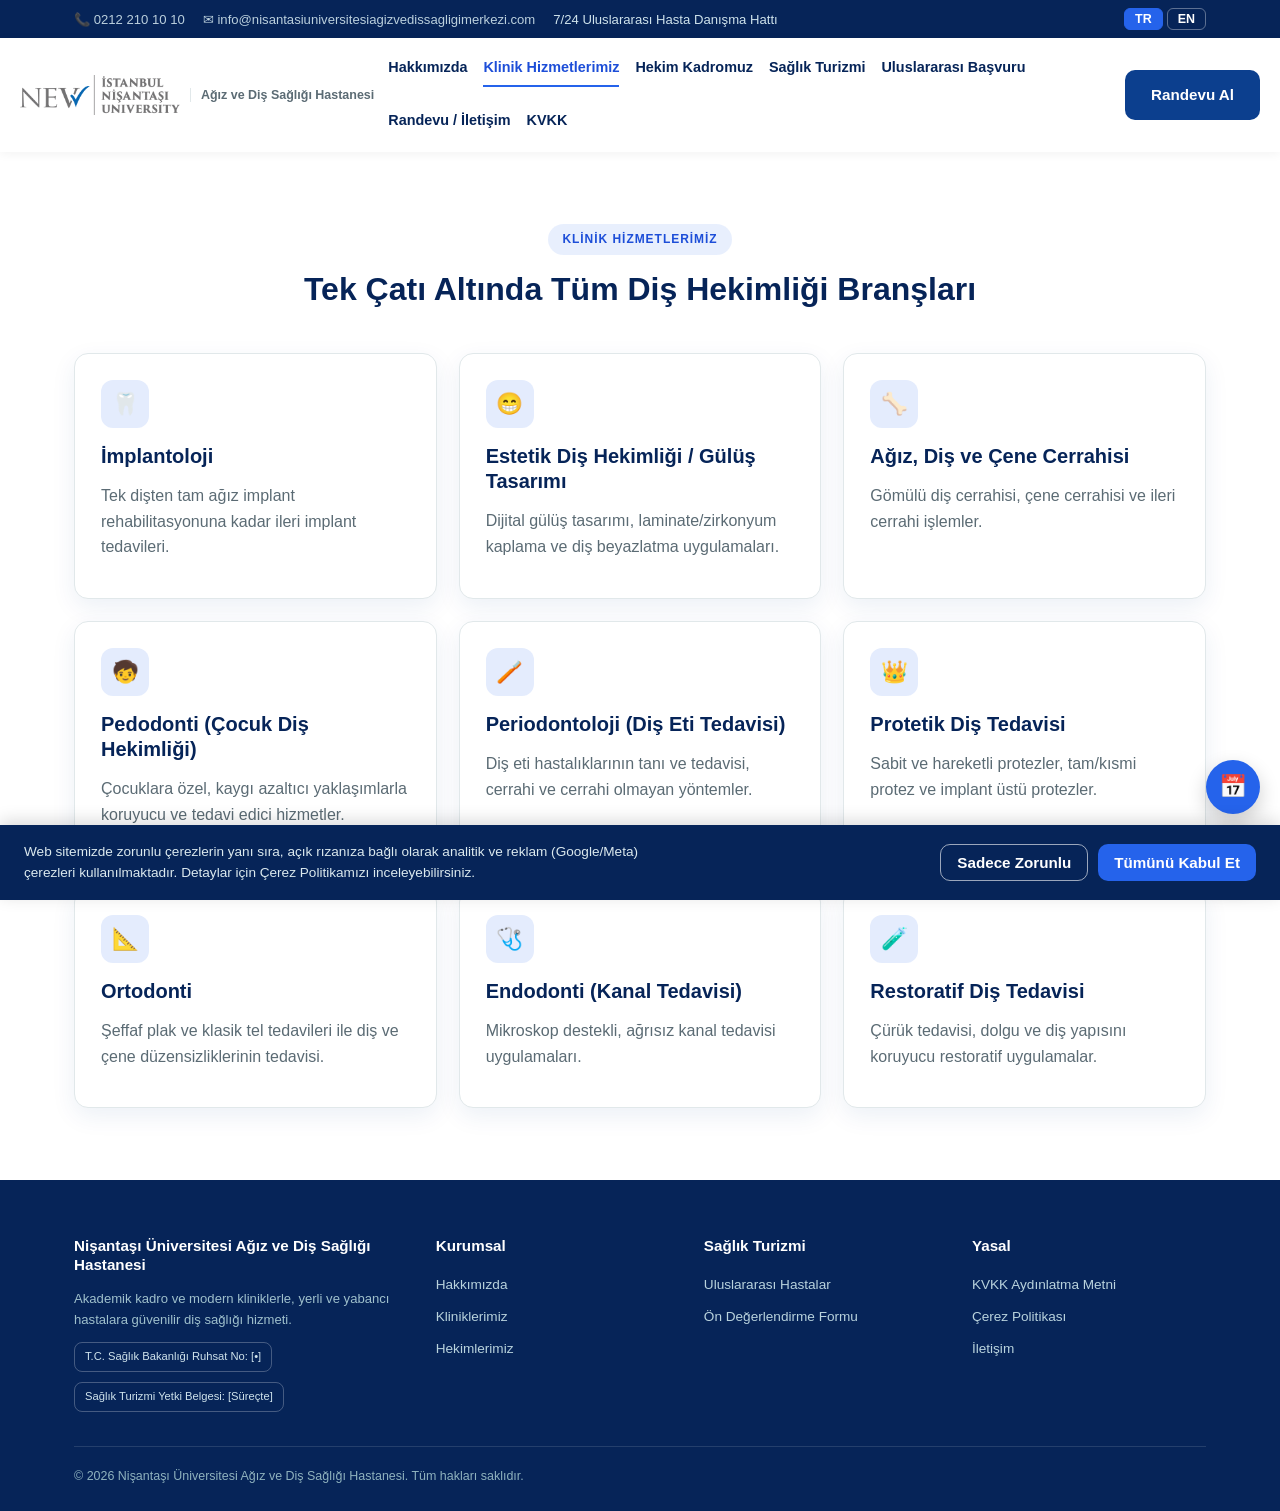
<file: hizmetlerimiz.html>
<!DOCTYPE html>
<html lang="tr">
<head>
<meta charset="UTF-8">
<meta name="viewport" content="width=device-width, initial-scale=1.0">
<title>Klinik Hizmetlerimiz | Nişantaşı Üniversitesi Ağız ve Diş Sağlığı Hastanesi</title>
<meta name="description" content="İmplantoloji, ortodonti, estetik diş hekimliği ve daha fazlası — tüm diş hekimliği branşları tek çatı altında.">
<meta name="robots" content="index, follow">
<link rel="canonical" href="https://nisantasiuniversitesiagizvedissagligimerkezi.com/hizmetlerimiz.html">
<link rel="icon" type="image/x-icon" href="images/favicon.ico">
<link rel="stylesheet" href="style.css?v=948a35e6">

<meta property="og:type" content="website">
<meta property="og:title" content="Klinik Hizmetlerimiz | Nişantaşı Üniversitesi Ağız ve Diş Sağlığı Hastanesi">
<meta property="og:description" content="İmplantoloji, ortodonti, estetik diş hekimliği ve daha fazlası — tüm diş hekimliği branşları tek çatı altında.">
<meta property="og:url" content="https://nisantasiuniversitesiagizvedissagligimerkezi.com/hizmetlerimiz.html">
<meta property="og:locale" content="tr_TR">
<meta property="og:locale:alternate" content="en_US">
<meta name="twitter:card" content="summary_large_image">


<script type="application/ld+json">
{
  "@context": "https://schema.org",
  "@type": "Dentist",
  "name": "Nişantaşı Üniversitesi Ağız ve Diş Sağlığı Hastanesi",
  "url": "https://nisantasiuniversitesiagizvedissagligimerkezi.com/",
  "telephone": "0212 210 10 10",
  "priceRange": "$$",
  "address": {
    "@type": "PostalAddress",
    "streetAddress": "Eyüp Sultan Caddesi No:11, Kağıthane",
    "addressLocality": "İstanbul",
    "addressCountry": "TR"
  },
  "medicalSpecialty": "Dentistry",
  "availableLanguage": ["Turkish", "English", "Arabic", "Russian"]
}
</script>
</head>
<body>
<div class="topbar">
  <div class="wrap">
    <div class="info">
      <a href="tel:+902122101010">📞 0212 210 10 10</a>
      <a href="mailto:info@nisantasiuniversitesiagizvedissagligimerkezi.com">✉ info@nisantasiuniversitesiagizvedissagligimerkezi.com</a>
      <span data-tr="7/24 Uluslararası Hasta Danışma Hattı" data-en="24/7 International Patient Helpline">7/24 Uluslararası Hasta Danışma Hattı</span>
    </div>
    <div class="lang-switch">
      <button id="btn-tr" class="active" onclick="setLang('tr')">TR</button>
      <button id="btn-en" onclick="setLang('en')">EN</button>
    </div>
  </div>
</div>

<header class="site">
  <div class="nav-row">
    <a href="index.html" style="text-decoration:none;"><div class="brand">
      <img class="brand-logo" style="height:40px;width:auto;max-width:160px;object-fit:contain;flex-shrink:0;" src="images/logo.png" alt="Nişantaşı Üniversitesi">
      <div class="txt">
        <small data-tr="Ağız ve Diş Sağlığı Hastanesi" data-en="Oral &amp; Dental Health Hospital">Ağız ve Diş Sağlığı Hastanesi</small>
      </div>
    </div></a>
    <nav class="main" id="mainNav">
      <a href="hakkimizda.html" data-tr="Hakkımızda" data-en="About Us">Hakkımızda</a>
      <a href="hizmetlerimiz.html" class="active" data-tr="Klinik Hizmetlerimiz" data-en="Clinical Services">Klinik Hizmetlerimiz</a>
      <a href="hekimlerimiz.html" data-tr="Hekim Kadromuz" data-en="Our Doctors">Hekim Kadromuz</a>
      <a href="saglik-turizmi.html" data-tr="Sağlık Turizmi" data-en="Health Tourism">Sağlık Turizmi</a>
      <a href="basvuru.html" data-tr="Uluslararası Başvuru" data-en="International Application">Uluslararası Başvuru</a>
      <a href="iletisim.html" data-tr="Randevu / İletişim" data-en="Appointment / Contact">Randevu / İletişim</a>
      <a href="kvkk.html" data-tr="KVKK" data-en="Privacy (KVKK)">KVKK</a>
    </nav>
    <div class="nav-cta">
      <a href="iletisim.html" class="btn btn-navy" data-tr="Randevu Al" data-en="Book Appointment">Randevu Al</a>
      <button class="burger" onclick="document.getElementById('mainNav').classList.toggle('open')">☰</button>
    </div>
  </div>
</header>

<section id="klinikler" style="background:#fff;">
  <div class="wrap">
    <div class="section-head">
      <span class="eyebrow" data-tr="Klinik Hizmetlerimiz" data-en="Clinical Services">Klinik Hizmetlerimiz</span>
      <h2 data-tr="Tek Çatı Altında Tüm Diş Hekimliği Branşları" data-en="All Dental Specialties Under One Roof">Tek Çatı Altında Tüm Diş Hekimliği Branşları</h2>
    </div>
    <div class="services-grid">
      <div class="card"><div class="service-icon">🦷</div><h3 data-tr="İmplantoloji" data-en="Implantology">İmplantoloji</h3><p data-tr="Tek dişten tam ağız implant rehabilitasyonuna kadar ileri implant tedavileri." data-en="Advanced implant treatments ranging from single-tooth to full-mouth rehabilitation.">Tek dişten tam ağız implant rehabilitasyonuna kadar ileri implant tedavileri.</p></div>
      <div class="card"><div class="service-icon">😁</div><h3 data-tr="Estetik Diş Hekimliği / Gülüş Tasarımı" data-en="Aesthetic Dentistry / Smile Design">Estetik Diş Hekimliği / Gülüş Tasarımı</h3><p data-tr="Dijital gülüş tasarımı, laminate/zirkonyum kaplama ve diş beyazlatma uygulamaları." data-en="Digital smile design, laminate/zirconia veneers, and teeth whitening applications.">Dijital gülüş tasarımı, laminate/zirkonyum kaplama ve diş beyazlatma uygulamaları.</p></div>
      <div class="card"><div class="service-icon">🦴</div><h3 data-tr="Ağız, Diş ve Çene Cerrahisi" data-en="Oral &amp; Maxillofacial Surgery">Ağız, Diş ve Çene Cerrahisi</h3><p data-tr="Gömülü diş cerrahisi, çene cerrahisi ve ileri cerrahi işlemler." data-en="Impacted tooth surgery, jaw surgery, and advanced surgical procedures.">Gömülü diş cerrahisi, çene cerrahisi ve ileri cerrahi işlemler.</p></div>
      <div class="card"><div class="service-icon">🧒</div><h3 data-tr="Pedodonti (Çocuk Diş Hekimliği)" data-en="Pediatric Dentistry">Pedodonti (Çocuk Diş Hekimliği)</h3><p data-tr="Çocuklara özel, kaygı azaltıcı yaklaşımlarla koruyucu ve tedavi edici hizmetler." data-en="Preventive and restorative care for children with anxiety-reducing approaches.">Çocuklara özel, kaygı azaltıcı yaklaşımlarla koruyucu ve tedavi edici hizmetler.</p></div>
      <div class="card"><div class="service-icon">🪥</div><h3 data-tr="Periodontoloji (Diş Eti Tedavisi)" data-en="Periodontology (Gum Treatment)">Periodontoloji (Diş Eti Tedavisi)</h3><p data-tr="Diş eti hastalıklarının tanı ve tedavisi, cerrahi ve cerrahi olmayan yöntemler." data-en="Diagnosis and treatment of gum disease via surgical and non-surgical methods.">Diş eti hastalıklarının tanı ve tedavisi, cerrahi ve cerrahi olmayan yöntemler.</p></div>
      <div class="card"><div class="service-icon">👑</div><h3 data-tr="Protetik Diş Tedavisi" data-en="Prosthodontics">Protetik Diş Tedavisi</h3><p data-tr="Sabit ve hareketli protezler, tam/kısmi protez ve implant üstü protezler." data-en="Fixed and removable prosthetics, full/partial dentures, and implant-supported prosthetics.">Sabit ve hareketli protezler, tam/kısmi protez ve implant üstü protezler.</p></div>
      <div class="card"><div class="service-icon">📐</div><h3 data-tr="Ortodonti" data-en="Orthodontics">Ortodonti</h3><p data-tr="Şeffaf plak ve klasik tel tedavileri ile diş ve çene düzensizliklerinin tedavisi." data-en="Correction of dental and jaw irregularities via clear aligners and traditional braces.">Şeffaf plak ve klasik tel tedavileri ile diş ve çene düzensizliklerinin tedavisi.</p></div>
      <div class="card"><div class="service-icon">🩺</div><h3 data-tr="Endodonti (Kanal Tedavisi)" data-en="Endodontics (Root Canal)">Endodonti (Kanal Tedavisi)</h3><p data-tr="Mikroskop destekli, ağrısız kanal tedavisi uygulamaları." data-en="Microscope-assisted, pain-managed root canal treatments.">Mikroskop destekli, ağrısız kanal tedavisi uygulamaları.</p></div>
      <div class="card"><div class="service-icon">🧪</div><h3 data-tr="Restoratif Diş Tedavisi" data-en="Restorative Dentistry">Restoratif Diş Tedavisi</h3><p data-tr="Çürük tedavisi, dolgu ve diş yapısını koruyucu restoratif uygulamalar." data-en="Cavity treatment, fillings, and tooth-structure-preserving restorative care.">Çürük tedavisi, dolgu ve diş yapısını koruyucu restoratif uygulamalar.</p></div>
    </div>
  </div>
</section>

<footer>
  <div class="wrap">
    <div class="footer-grid">
      <div>
        <h4>Nişantaşı Üniversitesi Ağız ve Diş Sağlığı Hastanesi</h4>
        <p data-tr="Akademik kadro ve modern kliniklerle, yerli ve yabancı hastalara güvenilir diş sağlığı hizmeti." data-en="Reliable dental care for domestic and international patients through academic staff and modern clinics.">Akademik kadro ve modern kliniklerle, yerli ve yabancı hastalara güvenilir diş sağlığı hizmeti.</p>
        <div class="badge-row">
          <span data-tr="T.C. Sağlık Bakanlığı Ruhsat No: [•]" data-en="T.R. MoH License No: [•]">T.C. Sağlık Bakanlığı Ruhsat No: [•]</span>
          <span data-tr="Sağlık Turizmi Yetki Belgesi: [Süreçte]" data-en="Health Tourism Authorization: [In Progress]">Sağlık Turizmi Yetki Belgesi: [Süreçte]</span>
        </div>
      </div>
      <div>
        <h4 data-tr="Kurumsal" data-en="Corporate">Kurumsal</h4>
        <a href="hakkimizda.html" data-tr="Hakkımızda" data-en="About Us">Hakkımızda</a>
        <a href="hizmetlerimiz.html" data-tr="Kliniklerimiz" data-en="Clinics">Kliniklerimiz</a>
        <a href="hekimlerimiz.html" data-tr="Hekimlerimiz" data-en="Our Doctors">Hekimlerimiz</a>
      </div>
      <div>
        <h4 data-tr="Sağlık Turizmi" data-en="Health Tourism">Sağlık Turizmi</h4>
        <a href="saglik-turizmi.html" data-tr="Uluslararası Hastalar" data-en="International Patients">Uluslararası Hastalar</a>
        <a href="basvuru.html" data-tr="Ön Değerlendirme Formu" data-en="Pre-Assessment Form">Ön Değerlendirme Formu</a>
      </div>
      <div>
        <h4 data-tr="Yasal" data-en="Legal">Yasal</h4>
        <a href="kvkk.html" data-tr="KVKK Aydınlatma Metni" data-en="Privacy Notice (KVKK)">KVKK Aydınlatma Metni</a>
        <a href="kvkk.html" data-tr="Çerez Politikası" data-en="Cookie Policy">Çerez Politikası</a>
        <a href="iletisim.html" data-tr="İletişim" data-en="Contact">İletişim</a>
      </div>
    </div>
    <div class="footer-bottom">
      <span data-tr="© 2026 Nişantaşı Üniversitesi Ağız ve Diş Sağlığı Hastanesi. Tüm hakları saklıdır." data-en="© 2026 Nişantaşı University Oral &amp; Dental Health Hospital. All rights reserved.">© 2026 Nişantaşı Üniversitesi Ağız ve Diş Sağlığı Hastanesi. Tüm hakları saklıdır.</span>
    </div>
  </div>
</footer>

<div class="floating">
  <a class="fab appt" href="iletisim.html" title="Randevu">📅</a>
  <a class="fab whatsapp" href="https://wa.me/902122101010" title="WhatsApp" target="_blank" rel="noopener">💬</a>
</div>

<div id="cookieBar" style="position:fixed;left:0;right:0;bottom:0;background:var(--navy-dark);color:#fff;padding:16px 24px;display:flex;justify-content:space-between;align-items:center;gap:16px;flex-wrap:wrap;z-index:70;box-shadow:0 -4px 16px rgba(0,0,0,.15);">
  <p style="margin:0;color:#dbe9ee;font-size:.85rem;max-width:640px;" data-tr="Web sitemizde zorunlu çerezlerin yanı sıra, açık rızanıza bağlı olarak analitik ve reklam (Google/Meta) çerezleri kullanılmaktadır. Detaylar için Çerez Politikamızı inceleyebilirsiniz."
     data-en="In addition to strictly necessary cookies, our website uses analytics and advertising (Google/Meta) cookies subject to your consent. See our Cookie Policy for details.">
    Web sitemizde zorunlu çerezlerin yanı sıra, açık rızanıza bağlı olarak analitik ve reklam (Google/Meta) çerezleri kullanılmaktadır. Detaylar için Çerez Politikamızı inceleyebilirsiniz.
  </p>
  <div style="display:flex;gap:10px;flex-shrink:0;">
    <button class="btn btn-outline" style="padding:9px 16px;" onclick="document.getElementById('cookieBar').style.display='none'" data-tr="Sadece Zorunlu" data-en="Necessary Only">Sadece Zorunlu</button>
    <button class="btn btn-primary" style="padding:9px 16px;" onclick="document.getElementById('cookieBar').style.display='none'" data-tr="Tümünü Kabul Et" data-en="Accept All">Tümünü Kabul Et</button>
  </div>
</div>

<script src="app.js?v=356298e0"></script>
</body>
</html>
</file>
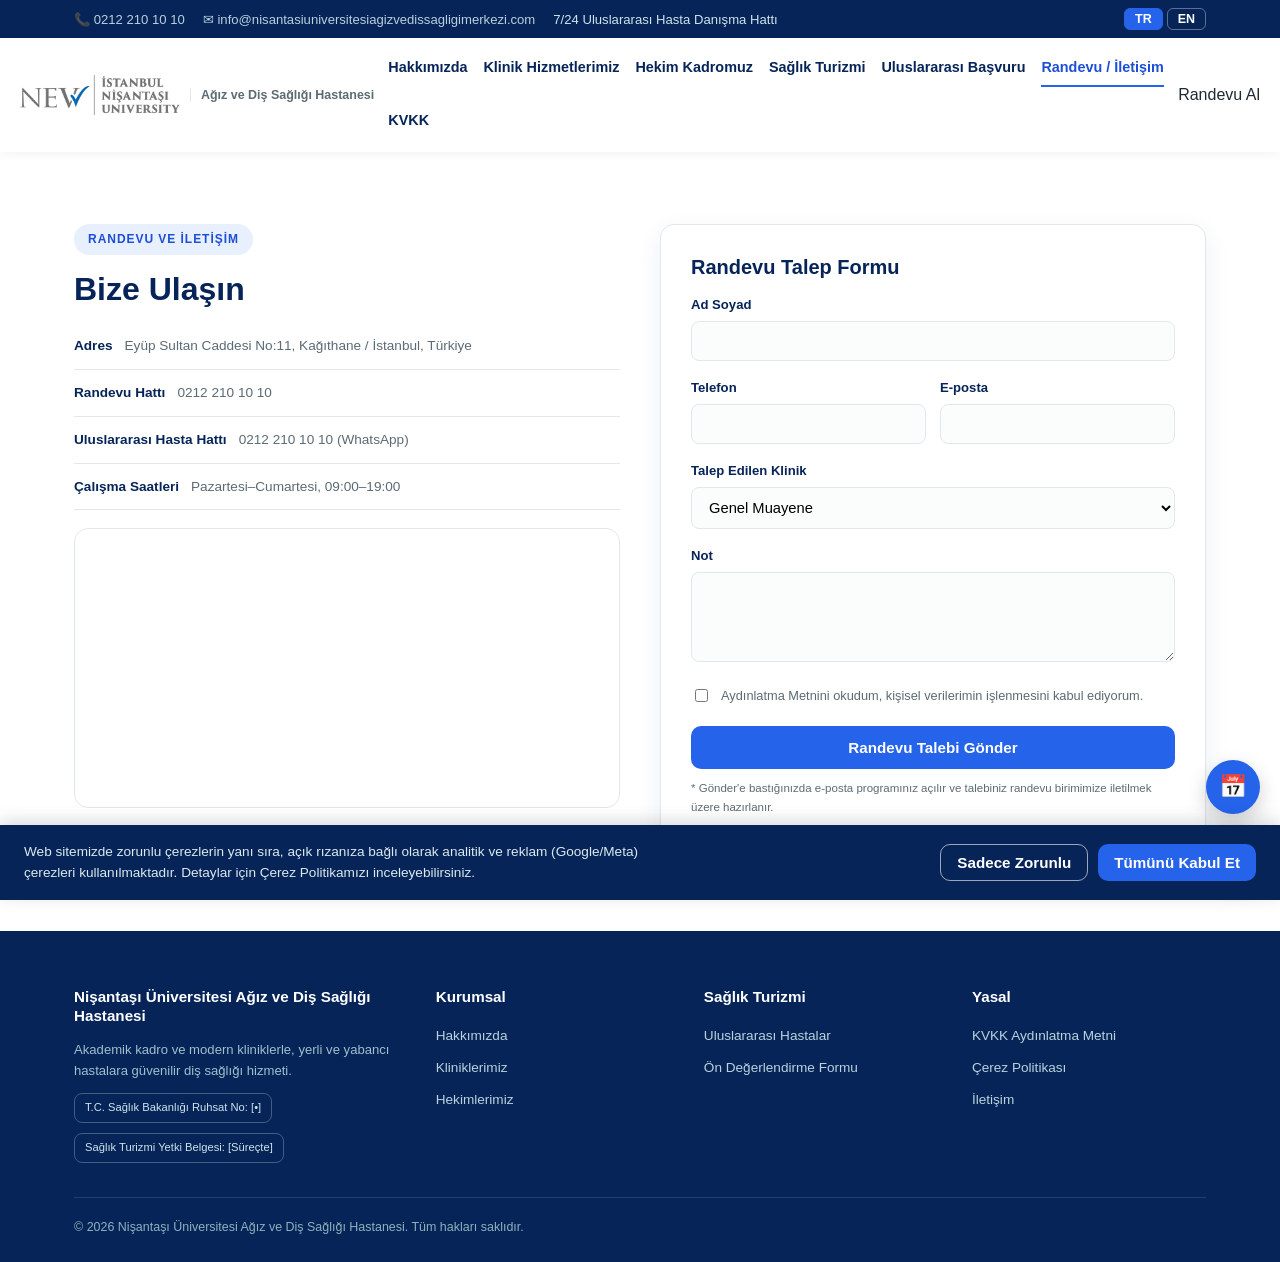
<file: iletisim.html>
<!DOCTYPE html>
<html lang="tr">
<head>
<meta charset="UTF-8">
<meta name="viewport" content="width=device-width, initial-scale=1.0">
<title>Randevu ve İletişim | Nişantaşı Üniversitesi Ağız ve Diş Sağlığı Hastanesi</title>
<meta name="description" content="Randevu talebi ve iletişim bilgileri.">
<meta name="robots" content="index, follow">
<link rel="canonical" href="https://nisantasiuniversitesiagizvedissagligimerkezi.com/iletisim.html">
<link rel="icon" type="image/x-icon" href="images/favicon.ico">
<link rel="stylesheet" href="style.css?v=948a35e6">

<meta property="og:type" content="website">
<meta property="og:title" content="Randevu ve İletişim | Nişantaşı Üniversitesi Ağız ve Diş Sağlığı Hastanesi">
<meta property="og:description" content="Randevu talebi ve iletişim bilgileri.">
<meta property="og:url" content="https://nisantasiuniversitesiagizvedissagligimerkezi.com/iletisim.html">
<meta property="og:locale" content="tr_TR">
<meta property="og:locale:alternate" content="en_US">
<meta name="twitter:card" content="summary_large_image">


<script type="application/ld+json">
{
  "@context": "https://schema.org",
  "@type": "Dentist",
  "name": "Nişantaşı Üniversitesi Ağız ve Diş Sağlığı Hastanesi",
  "url": "https://nisantasiuniversitesiagizvedissagligimerkezi.com/",
  "telephone": "0212 210 10 10",
  "priceRange": "$$",
  "address": {
    "@type": "PostalAddress",
    "streetAddress": "Eyüp Sultan Caddesi No:11, Kağıthane",
    "addressLocality": "İstanbul",
    "addressCountry": "TR"
  },
  "medicalSpecialty": "Dentistry",
  "availableLanguage": ["Turkish", "English", "Arabic", "Russian"]
}
</script>
</head>
<body>
<div class="topbar">
  <div class="wrap">
    <div class="info">
      <a href="tel:+902122101010">📞 0212 210 10 10</a>
      <a href="mailto:info@nisantasiuniversitesiagizvedissagligimerkezi.com">✉ info@nisantasiuniversitesiagizvedissagligimerkezi.com</a>
      <span data-tr="7/24 Uluslararası Hasta Danışma Hattı" data-en="24/7 International Patient Helpline">7/24 Uluslararası Hasta Danışma Hattı</span>
    </div>
    <div class="lang-switch">
      <button id="btn-tr" class="active" onclick="setLang('tr')">TR</button>
      <button id="btn-en" onclick="setLang('en')">EN</button>
    </div>
  </div>
</div>

<header class="site">
  <div class="nav-row">
    <a href="index.html" style="text-decoration:none;"><div class="brand">
      <img class="brand-logo" style="height:40px;width:auto;max-width:160px;object-fit:contain;flex-shrink:0;" src="images/logo.png" alt="Nişantaşı Üniversitesi">
      <div class="txt">
        <small data-tr="Ağız ve Diş Sağlığı Hastanesi" data-en="Oral &amp; Dental Health Hospital">Ağız ve Diş Sağlığı Hastanesi</small>
      </div>
    </div></a>
    <nav class="main" id="mainNav">
      <a href="hakkimizda.html" data-tr="Hakkımızda" data-en="About Us">Hakkımızda</a>
      <a href="hizmetlerimiz.html" data-tr="Klinik Hizmetlerimiz" data-en="Clinical Services">Klinik Hizmetlerimiz</a>
      <a href="hekimlerimiz.html" data-tr="Hekim Kadromuz" data-en="Our Doctors">Hekim Kadromuz</a>
      <a href="saglik-turizmi.html" data-tr="Sağlık Turizmi" data-en="Health Tourism">Sağlık Turizmi</a>
      <a href="basvuru.html" data-tr="Uluslararası Başvuru" data-en="International Application">Uluslararası Başvuru</a>
      <a href="iletisim.html" class="active" data-tr="Randevu / İletişim" data-en="Appointment / Contact">Randevu / İletişim</a>
      <a href="kvkk.html" data-tr="KVKK" data-en="Privacy (KVKK)">KVKK</a>
    </nav>
    <div class="nav-cta">
      <a href="iletisim.html" class="active" class="btn btn-navy" data-tr="Randevu Al" data-en="Book Appointment">Randevu Al</a>
      <button class="burger" onclick="document.getElementById('mainNav').classList.toggle('open')">☰</button>
    </div>
  </div>
</header>

<section id="iletisim" style="background:#fff;">
  <div class="wrap contact-grid">
    <div>
      <span class="eyebrow" data-tr="Randevu ve İletişim" data-en="Appointment &amp; Contact">Randevu ve İletişim</span>
      <h2 data-tr="Bize Ulaşın" data-en="Get in Touch">Bize Ulaşın</h2>
      <div class="contact-line"><b data-tr="Adres" data-en="Address">Adres</b><span>Eyüp Sultan Caddesi No:11, Kağıthane / İstanbul, Türkiye</span></div>
      <div class="contact-line"><b data-tr="Randevu Hattı" data-en="Appointment Line">Randevu Hattı</b><span>0212 210 10 10</span></div>
      <div class="contact-line"><b data-tr="Uluslararası Hasta Hattı" data-en="International Patient Line">Uluslararası Hasta Hattı</b><span>0212 210 10 10 (WhatsApp)</span></div>
      <div class="contact-line"><b data-tr="Çalışma Saatleri" data-en="Working Hours">Çalışma Saatleri</b><span data-tr="Pazartesi–Cumartesi, 09:00–19:00" data-en="Monday–Saturday, 09:00–19:00">Pazartesi–Cumartesi, 09:00–19:00</span></div>
      <div class="map-box">
        <iframe src="https://www.google.com/maps?q=Ni%C5%9Fanta%C5%9F%C4%B1%20%C3%9Cniversitesi%20Di%C5%9F%20Hekimli%C4%9Fi%20Fak%C3%BCltesi%2C%20Ey%C3%BCp%20Sultan%20Caddesi%20No%3A11%2C%20Ka%C4%9F%C4%B1thane%2C%20%C4%B0stanbul&output=embed" loading="lazy" referrerpolicy="no-referrer-when-downgrade" allowfullscreen title="Konum Haritası" style="width:100%;height:100%;border:0;display:block;"></iframe>
      </div>
    </div>
    <form class="card" action="#" method="post"
          data-mailto="info@nisantasiuniversitesiagizvedissagligimerkezi.com"
          data-subject-tr="Randevu Talep Formu"
          data-subject-en="Appointment Request Form"
          onsubmit="return demoSubmit(event)">
      <h3 data-tr="Randevu Talep Formu" data-en="Appointment Request Form">Randevu Talep Formu</h3>
      <div class="field"><label data-tr="Ad Soyad" data-en="Full Name">Ad Soyad</label><input type="text" required></div>
      <div class="two-col">
        <div class="field"><label data-tr="Telefon" data-en="Phone">Telefon</label><input type="tel" required></div>
        <div class="field"><label data-tr="E-posta" data-en="Email">E-posta</label><input type="email" required></div>
      </div>
      <div class="field"><label data-tr="Talep Edilen Klinik" data-en="Requested Clinic">Talep Edilen Klinik</label>
        <select>
          <option data-tr="Genel Muayene" data-en="General Check-up">Genel Muayene</option>
          <option data-tr="İmplantoloji" data-en="Implantology">İmplantoloji</option>
          <option data-tr="Ortodonti" data-en="Orthodontics">Ortodonti</option>
          <option data-tr="Pedodonti" data-en="Pediatric Dentistry">Pedodonti</option>
        </select>
      </div>
      <div class="field"><label data-tr="Not" data-en="Note">Not</label><textarea></textarea></div>
      <div class="consent">
        <input type="checkbox" required id="kvkkConsent2">
        <label for="kvkkConsent2" data-tr="Aydınlatma Metnini okudum, kişisel verilerimin işlenmesini kabul ediyorum."
               data-en="I have read the Privacy Notice and consent to the processing of my personal data.">
          Aydınlatma Metnini okudum, kişisel verilerimin işlenmesini kabul ediyorum.
        </label>
      </div>
      <button type="submit" class="btn btn-primary" style="width:100%;justify-content:center;" data-tr="Randevu Talebi Gönder" data-en="Send Appointment Request">Randevu Talebi Gönder</button>
      <p style="font-size:.72rem;margin-top:10px;" data-tr="* Gönder'e bastığınızda e-posta programınız açılır ve talebiniz randevu birimimize iletilmek üzere hazırlanır." data-en="* Pressing Send opens your email application with your request pre-filled to send to our appointment team.">* Gönder'e bastığınızda e-posta programınız açılır ve talebiniz randevu birimimize iletilmek üzere hazırlanır.</p>
    </form>
  </div>
</section>

<footer>
  <div class="wrap">
    <div class="footer-grid">
      <div>
        <h4>Nişantaşı Üniversitesi Ağız ve Diş Sağlığı Hastanesi</h4>
        <p data-tr="Akademik kadro ve modern kliniklerle, yerli ve yabancı hastalara güvenilir diş sağlığı hizmeti." data-en="Reliable dental care for domestic and international patients through academic staff and modern clinics.">Akademik kadro ve modern kliniklerle, yerli ve yabancı hastalara güvenilir diş sağlığı hizmeti.</p>
        <div class="badge-row">
          <span data-tr="T.C. Sağlık Bakanlığı Ruhsat No: [•]" data-en="T.R. MoH License No: [•]">T.C. Sağlık Bakanlığı Ruhsat No: [•]</span>
          <span data-tr="Sağlık Turizmi Yetki Belgesi: [Süreçte]" data-en="Health Tourism Authorization: [In Progress]">Sağlık Turizmi Yetki Belgesi: [Süreçte]</span>
        </div>
      </div>
      <div>
        <h4 data-tr="Kurumsal" data-en="Corporate">Kurumsal</h4>
        <a href="hakkimizda.html" data-tr="Hakkımızda" data-en="About Us">Hakkımızda</a>
        <a href="hizmetlerimiz.html" data-tr="Kliniklerimiz" data-en="Clinics">Kliniklerimiz</a>
        <a href="hekimlerimiz.html" data-tr="Hekimlerimiz" data-en="Our Doctors">Hekimlerimiz</a>
      </div>
      <div>
        <h4 data-tr="Sağlık Turizmi" data-en="Health Tourism">Sağlık Turizmi</h4>
        <a href="saglik-turizmi.html" data-tr="Uluslararası Hastalar" data-en="International Patients">Uluslararası Hastalar</a>
        <a href="basvuru.html" data-tr="Ön Değerlendirme Formu" data-en="Pre-Assessment Form">Ön Değerlendirme Formu</a>
      </div>
      <div>
        <h4 data-tr="Yasal" data-en="Legal">Yasal</h4>
        <a href="kvkk.html" data-tr="KVKK Aydınlatma Metni" data-en="Privacy Notice (KVKK)">KVKK Aydınlatma Metni</a>
        <a href="kvkk.html" data-tr="Çerez Politikası" data-en="Cookie Policy">Çerez Politikası</a>
        <a href="iletisim.html" data-tr="İletişim" data-en="Contact">İletişim</a>
      </div>
    </div>
    <div class="footer-bottom">
      <span data-tr="© 2026 Nişantaşı Üniversitesi Ağız ve Diş Sağlığı Hastanesi. Tüm hakları saklıdır." data-en="© 2026 Nişantaşı University Oral &amp; Dental Health Hospital. All rights reserved.">© 2026 Nişantaşı Üniversitesi Ağız ve Diş Sağlığı Hastanesi. Tüm hakları saklıdır.</span>
    </div>
  </div>
</footer>

<div class="floating">
  <a class="fab appt" href="iletisim.html" title="Randevu">📅</a>
  <a class="fab whatsapp" href="https://wa.me/902122101010" title="WhatsApp" target="_blank" rel="noopener">💬</a>
</div>

<div id="cookieBar" style="position:fixed;left:0;right:0;bottom:0;background:var(--navy-dark);color:#fff;padding:16px 24px;display:flex;justify-content:space-between;align-items:center;gap:16px;flex-wrap:wrap;z-index:70;box-shadow:0 -4px 16px rgba(0,0,0,.15);">
  <p style="margin:0;color:#dbe9ee;font-size:.85rem;max-width:640px;" data-tr="Web sitemizde zorunlu çerezlerin yanı sıra, açık rızanıza bağlı olarak analitik ve reklam (Google/Meta) çerezleri kullanılmaktadır. Detaylar için Çerez Politikamızı inceleyebilirsiniz."
     data-en="In addition to strictly necessary cookies, our website uses analytics and advertising (Google/Meta) cookies subject to your consent. See our Cookie Policy for details.">
    Web sitemizde zorunlu çerezlerin yanı sıra, açık rızanıza bağlı olarak analitik ve reklam (Google/Meta) çerezleri kullanılmaktadır. Detaylar için Çerez Politikamızı inceleyebilirsiniz.
  </p>
  <div style="display:flex;gap:10px;flex-shrink:0;">
    <button class="btn btn-outline" style="padding:9px 16px;" onclick="document.getElementById('cookieBar').style.display='none'" data-tr="Sadece Zorunlu" data-en="Necessary Only">Sadece Zorunlu</button>
    <button class="btn btn-primary" style="padding:9px 16px;" onclick="document.getElementById('cookieBar').style.display='none'" data-tr="Tümünü Kabul Et" data-en="Accept All">Tümünü Kabul Et</button>
  </div>
</div>

<script src="app.js?v=356298e0"></script>
</body>
</html>
</file>
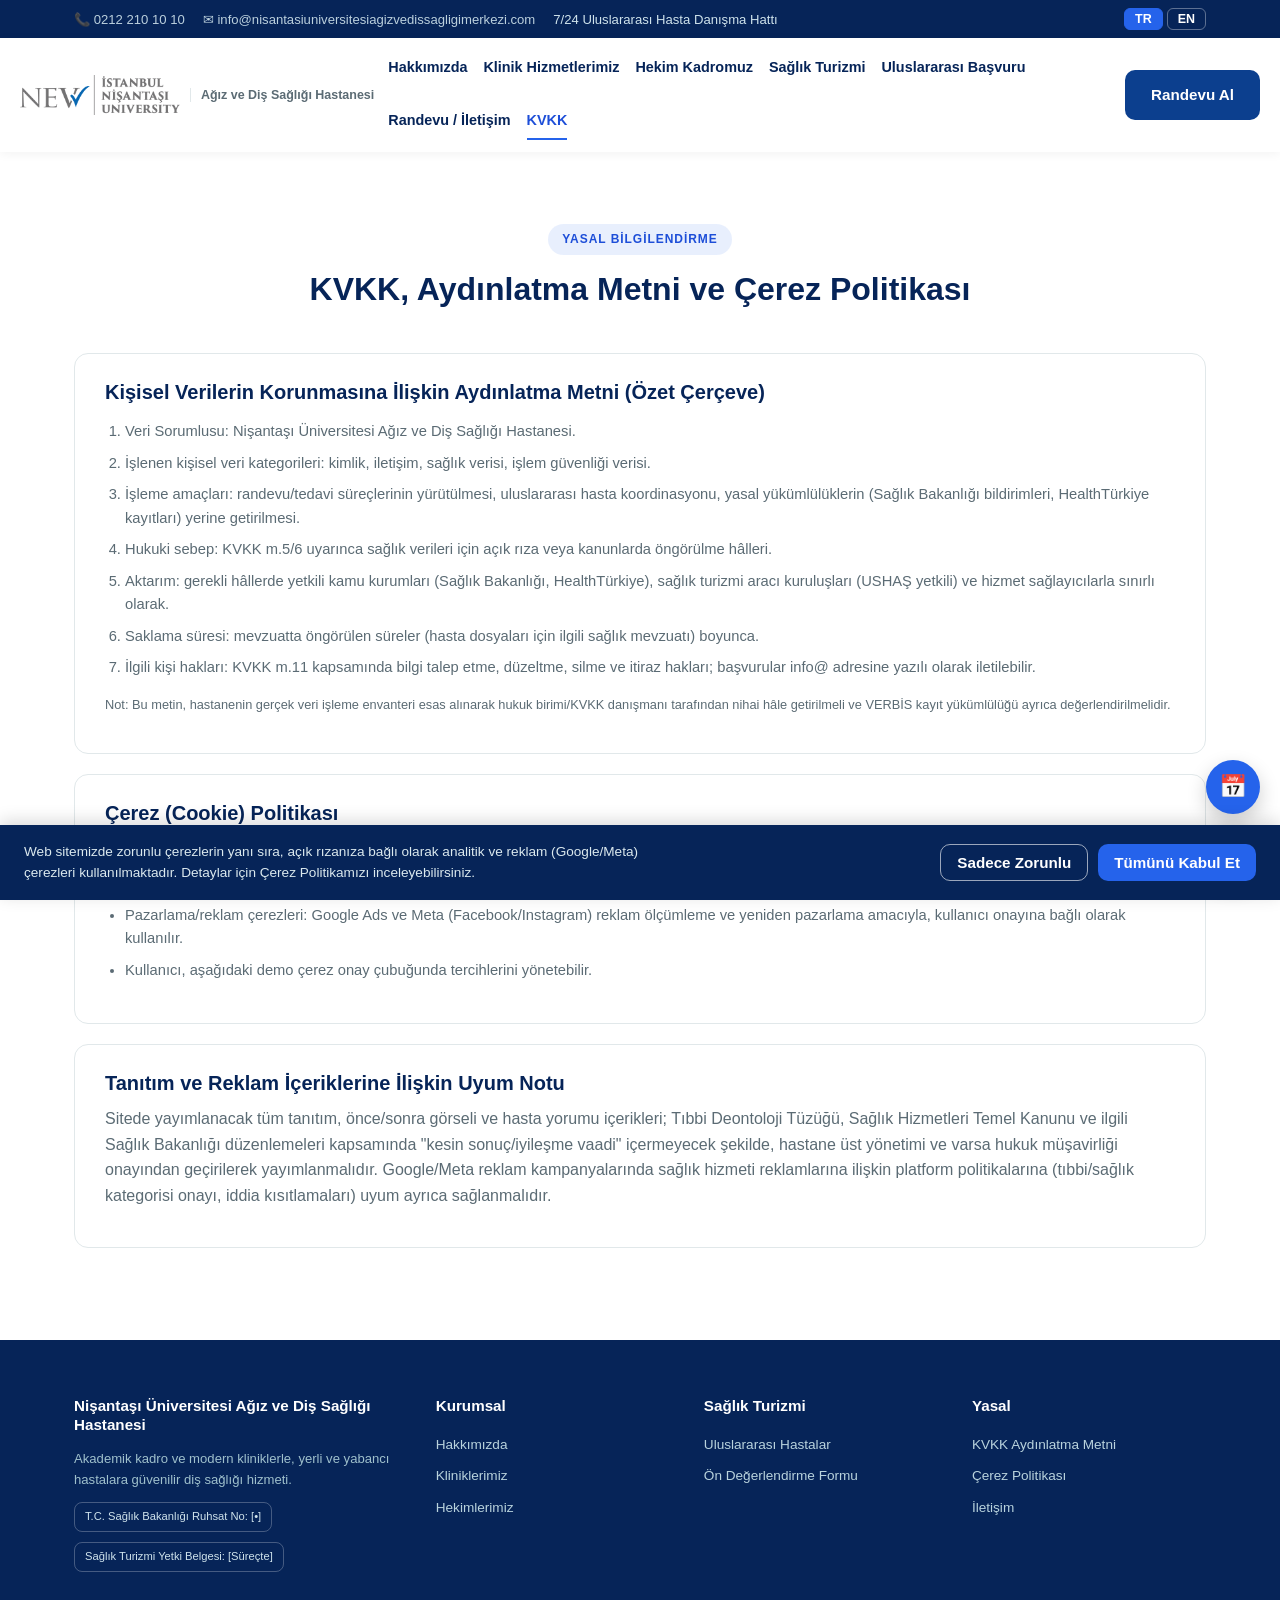
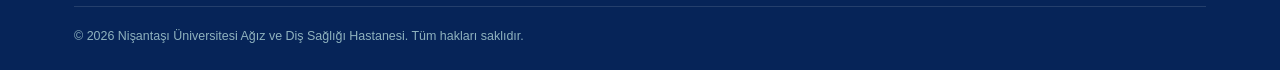
<file: kvkk.html>
<!DOCTYPE html>
<html lang="tr">
<head>
<meta charset="UTF-8">
<meta name="viewport" content="width=device-width, initial-scale=1.0">
<title>KVKK ve Çerez Politikası | Nişantaşı Üniversitesi Ağız ve Diş Sağlığı Hastanesi</title>
<meta name="description" content="Kişisel verilerin korunması aydınlatma metni ve çerez politikası.">
<meta name="robots" content="index, follow">
<link rel="canonical" href="https://nisantasiuniversitesiagizvedissagligimerkezi.com/kvkk.html">
<link rel="icon" type="image/x-icon" href="images/favicon.ico">
<link rel="stylesheet" href="style.css?v=948a35e6">

<meta property="og:type" content="website">
<meta property="og:title" content="KVKK ve Çerez Politikası | Nişantaşı Üniversitesi Ağız ve Diş Sağlığı Hastanesi">
<meta property="og:description" content="Kişisel verilerin korunması aydınlatma metni ve çerez politikası.">
<meta property="og:url" content="https://nisantasiuniversitesiagizvedissagligimerkezi.com/kvkk.html">
<meta property="og:locale" content="tr_TR">
<meta property="og:locale:alternate" content="en_US">
<meta name="twitter:card" content="summary_large_image">


<script type="application/ld+json">
{
  "@context": "https://schema.org",
  "@type": "Dentist",
  "name": "Nişantaşı Üniversitesi Ağız ve Diş Sağlığı Hastanesi",
  "url": "https://nisantasiuniversitesiagizvedissagligimerkezi.com/",
  "telephone": "0212 210 10 10",
  "priceRange": "$$",
  "address": {
    "@type": "PostalAddress",
    "streetAddress": "Eyüp Sultan Caddesi No:11, Kağıthane",
    "addressLocality": "İstanbul",
    "addressCountry": "TR"
  },
  "medicalSpecialty": "Dentistry",
  "availableLanguage": ["Turkish", "English", "Arabic", "Russian"]
}
</script>
</head>
<body>
<div class="topbar">
  <div class="wrap">
    <div class="info">
      <a href="tel:+902122101010">📞 0212 210 10 10</a>
      <a href="mailto:info@nisantasiuniversitesiagizvedissagligimerkezi.com">✉ info@nisantasiuniversitesiagizvedissagligimerkezi.com</a>
      <span data-tr="7/24 Uluslararası Hasta Danışma Hattı" data-en="24/7 International Patient Helpline">7/24 Uluslararası Hasta Danışma Hattı</span>
    </div>
    <div class="lang-switch">
      <button id="btn-tr" class="active" onclick="setLang('tr')">TR</button>
      <button id="btn-en" onclick="setLang('en')">EN</button>
    </div>
  </div>
</div>

<header class="site">
  <div class="nav-row">
    <a href="index.html" style="text-decoration:none;"><div class="brand">
      <img class="brand-logo" style="height:40px;width:auto;max-width:160px;object-fit:contain;flex-shrink:0;" src="images/logo.png" alt="Nişantaşı Üniversitesi">
      <div class="txt">
        <small data-tr="Ağız ve Diş Sağlığı Hastanesi" data-en="Oral &amp; Dental Health Hospital">Ağız ve Diş Sağlığı Hastanesi</small>
      </div>
    </div></a>
    <nav class="main" id="mainNav">
      <a href="hakkimizda.html" data-tr="Hakkımızda" data-en="About Us">Hakkımızda</a>
      <a href="hizmetlerimiz.html" data-tr="Klinik Hizmetlerimiz" data-en="Clinical Services">Klinik Hizmetlerimiz</a>
      <a href="hekimlerimiz.html" data-tr="Hekim Kadromuz" data-en="Our Doctors">Hekim Kadromuz</a>
      <a href="saglik-turizmi.html" data-tr="Sağlık Turizmi" data-en="Health Tourism">Sağlık Turizmi</a>
      <a href="basvuru.html" data-tr="Uluslararası Başvuru" data-en="International Application">Uluslararası Başvuru</a>
      <a href="iletisim.html" data-tr="Randevu / İletişim" data-en="Appointment / Contact">Randevu / İletişim</a>
      <a href="kvkk.html" class="active" data-tr="KVKK" data-en="Privacy (KVKK)">KVKK</a>
    </nav>
    <div class="nav-cta">
      <a href="iletisim.html" class="btn btn-navy" data-tr="Randevu Al" data-en="Book Appointment">Randevu Al</a>
      <button class="burger" onclick="document.getElementById('mainNav').classList.toggle('open')">☰</button>
    </div>
  </div>
</header>

<section class="legal" id="kvkk">
  <div class="wrap">
    <div class="section-head">
      <span class="eyebrow" data-tr="Yasal Bilgilendirme" data-en="Legal Notices">Yasal Bilgilendirme</span>
      <h2 data-tr="KVKK, Aydınlatma Metni ve Çerez Politikası" data-en="Privacy Notice &amp; Cookie Policy (KVKK Compliance)">KVKK, Aydınlatma Metni ve Çerez Politikası</h2>
    </div>

    <div class="legal-block">
      <h3 data-tr="Kişisel Verilerin Korunmasına İlişkin Aydınlatma Metni (Özet Çerçeve)" data-en="Personal Data Protection Notice (Summary Framework)">Kişisel Verilerin Korunmasına İlişkin Aydınlatma Metni (Özet Çerçeve)</h3>
      <ol>
        <li data-tr="<b>Veri Sorumlusu:</b> Nişantaşı Üniversitesi Ağız ve Diş Sağlığı Hastanesi." data-en="<b>Data Controller:</b> Nişantaşı University Oral &amp; Dental Health Hospital.">Veri Sorumlusu: Nişantaşı Üniversitesi Ağız ve Diş Sağlığı Hastanesi.</li>
        <li data-tr="İşlenen kişisel veri kategorileri: kimlik, iletişim, sağlık verisi, işlem güvenliği verisi." data-en="Categories of personal data processed: identity, contact, health data, transaction security data.">İşlenen kişisel veri kategorileri: kimlik, iletişim, sağlık verisi, işlem güvenliği verisi.</li>
        <li data-tr="İşleme amaçları: randevu/tedavi süreçlerinin yürütülmesi, uluslararası hasta koordinasyonu, yasal yükümlülüklerin (Sağlık Bakanlığı bildirimleri, HealthTürkiye kayıtları) yerine getirilmesi." data-en="Processing purposes: managing appointment/treatment processes, international patient coordination, fulfilling legal obligations (Ministry of Health notifications, HealthTürkiye records).">İşleme amaçları: randevu/tedavi süreçlerinin yürütülmesi, uluslararası hasta koordinasyonu, yasal yükümlülüklerin (Sağlık Bakanlığı bildirimleri, HealthTürkiye kayıtları) yerine getirilmesi.</li>
        <li data-tr="Hukuki sebep: KVKK m.5/6 uyarınca sağlık verileri için açık rıza veya kanunlarda öngörülme hâlleri." data-en="Legal basis: explicit consent for health data or statutory grounds under Article 5/6 of the Turkish Data Protection Law (KVKK).">Hukuki sebep: KVKK m.5/6 uyarınca sağlık verileri için açık rıza veya kanunlarda öngörülme hâlleri.</li>
        <li data-tr="Aktarım: gerekli hâllerde yetkili kamu kurumları (Sağlık Bakanlığı, HealthTürkiye), sağlık turizmi aracı kuruluşları (USHAŞ yetkili) ve hizmet sağlayıcılarla sınırlı olarak." data-en="Transfers: limited to competent public authorities (Ministry of Health, HealthTürkiye), USHAŞ-authorized health tourism intermediaries, and service providers where necessary.">Aktarım: gerekli hâllerde yetkili kamu kurumları (Sağlık Bakanlığı, HealthTürkiye), sağlık turizmi aracı kuruluşları (USHAŞ yetkili) ve hizmet sağlayıcılarla sınırlı olarak.</li>
        <li data-tr="Saklama süresi: mevzuatta öngörülen süreler (hasta dosyaları için ilgili sağlık mevzuatı) boyunca." data-en="Retention period: for the durations prescribed by applicable healthcare regulations (patient records).">Saklama süresi: mevzuatta öngörülen süreler (hasta dosyaları için ilgili sağlık mevzuatı) boyunca.</li>
        <li data-tr="İlgili kişi hakları: KVKK m.11 kapsamında bilgi talep etme, düzeltme, silme ve itiraz hakları; başvurular info@ adresine yazılı olarak iletilebilir." data-en="Data subject rights: under Article 11 of KVKK — right to request information, correction, deletion, and objection; requests may be submitted in writing to the info@ address.">İlgili kişi hakları: KVKK m.11 kapsamında bilgi talep etme, düzeltme, silme ve itiraz hakları; başvurular info@ adresine yazılı olarak iletilebilir.</li>
      </ol>
      <p style="font-size:.8rem;" data-tr="Not: Bu metin, hastanenin gerçek veri işleme envanteri esas alınarak hukuk birimi/KVKK danışmanı tarafından nihai hâle getirilmeli ve VERBİS kayıt yükümlülüğü ayrıca değerlendirilmelidir."
         data-en="Note: This text must be finalized by legal counsel/KVKK advisor based on the hospital's actual data processing inventory, and the VERBİS registration obligation must be assessed separately.">
        Not: Bu metin, hastanenin gerçek veri işleme envanteri esas alınarak hukuk birimi/KVKK danışmanı tarafından nihai hâle getirilmeli ve VERBİS kayıt yükümlülüğü ayrıca değerlendirilmelidir.
      </p>
    </div>

    <div class="legal-block">
      <h3 data-tr="Çerez (Cookie) Politikası" data-en="Cookie Policy">Çerez (Cookie) Politikası</h3>
      <ul>
        <li data-tr="<b>Zorunlu çerezler:</b> Sitenin çalışması için gereklidir, onay gerektirmez." data-en="<b>Strictly necessary cookies:</b> required for the site to function; do not require consent.">Zorunlu çerezler: Sitenin çalışması için gereklidir, onay gerektirmez.</li>
        <li data-tr="<b>Analitik çerezler:</b> Ziyaret istatistikleri için kullanılır; ancak önceden işaretli olmayan açık onay ile etkinleştirilir." data-en="<b>Analytics cookies:</b> used for visit statistics; enabled only with prior, non-pre-ticked consent.">Analitik çerezler: Ziyaret istatistikleri için kullanılır; ancak önceden işaretli olmayan açık onay ile etkinleştirilir.</li>
        <li data-tr="<b>Pazarlama/reklam çerezleri:</b> Google Ads ve Meta (Facebook/Instagram) reklam ölçümleme ve yeniden pazarlama amacıyla, kullanıcı onayına bağlı olarak kullanılır." data-en="<b>Marketing/advertising cookies:</b> used for Google Ads and Meta (Facebook/Instagram) ad measurement and remarketing, subject to user consent.">Pazarlama/reklam çerezleri: Google Ads ve Meta (Facebook/Instagram) reklam ölçümleme ve yeniden pazarlama amacıyla, kullanıcı onayına bağlı olarak kullanılır.</li>
        <li data-tr="Kullanıcı, aşağıdaki demo çerez onay çubuğunda tercihlerini yönetebilir." data-en="Users can manage their preferences via the demo cookie consent bar below.">Kullanıcı, aşağıdaki demo çerez onay çubuğunda tercihlerini yönetebilir.</li>
      </ul>
    </div>

    <div class="legal-block">
      <h3 data-tr="Tanıtım ve Reklam İçeriklerine İlişkin Uyum Notu" data-en="Compliance Note on Promotional &amp; Advertising Content">Tanıtım ve Reklam İçeriklerine İlişkin Uyum Notu</h3>
      <p data-tr="Sitede yayımlanacak tüm tanıtım, önce/sonra görseli ve hasta yorumu içerikleri; Tıbbi Deontoloji Tüzüğü, Sağlık Hizmetleri Temel Kanunu ve ilgili Sağlık Bakanlığı düzenlemeleri kapsamında 'kesin sonuç/iyileşme vaadi' içermeyecek şekilde, hastane üst yönetimi ve varsa hukuk müşavirliği onayından geçirilerek yayımlanmalıdır. Google/Meta reklam kampanyalarında sağlık hizmeti reklamlarına ilişkin platform politikalarına (tıbbi/sağlık kategorisi onayı, iddia kısıtlamaları) uyum ayrıca sağlanmalıdır."
        data-en="All promotional content, before/after imagery, and patient testimonials published on the site must avoid 'guaranteed outcome/cure' claims under the Medical Deontology Regulation, the Basic Law on Health Services, and related Ministry of Health rules, and must be approved by hospital senior management and legal counsel (if applicable) prior to publication. Compliance with Google/Meta platform policies for healthcare advertising (medical/health category approval, claims restrictions) must also be ensured for ad campaigns.">
        Sitede yayımlanacak tüm tanıtım, önce/sonra görseli ve hasta yorumu içerikleri; Tıbbi Deontoloji Tüzüğü, Sağlık Hizmetleri Temel Kanunu ve ilgili Sağlık Bakanlığı düzenlemeleri kapsamında "kesin sonuç/iyileşme vaadi" içermeyecek şekilde, hastane üst yönetimi ve varsa hukuk müşavirliği onayından geçirilerek yayımlanmalıdır. Google/Meta reklam kampanyalarında sağlık hizmeti reklamlarına ilişkin platform politikalarına (tıbbi/sağlık kategorisi onayı, iddia kısıtlamaları) uyum ayrıca sağlanmalıdır.
      </p>
    </div>
  </div>
</section>

<footer>
  <div class="wrap">
    <div class="footer-grid">
      <div>
        <h4>Nişantaşı Üniversitesi Ağız ve Diş Sağlığı Hastanesi</h4>
        <p data-tr="Akademik kadro ve modern kliniklerle, yerli ve yabancı hastalara güvenilir diş sağlığı hizmeti." data-en="Reliable dental care for domestic and international patients through academic staff and modern clinics.">Akademik kadro ve modern kliniklerle, yerli ve yabancı hastalara güvenilir diş sağlığı hizmeti.</p>
        <div class="badge-row">
          <span data-tr="T.C. Sağlık Bakanlığı Ruhsat No: [•]" data-en="T.R. MoH License No: [•]">T.C. Sağlık Bakanlığı Ruhsat No: [•]</span>
          <span data-tr="Sağlık Turizmi Yetki Belgesi: [Süreçte]" data-en="Health Tourism Authorization: [In Progress]">Sağlık Turizmi Yetki Belgesi: [Süreçte]</span>
        </div>
      </div>
      <div>
        <h4 data-tr="Kurumsal" data-en="Corporate">Kurumsal</h4>
        <a href="hakkimizda.html" data-tr="Hakkımızda" data-en="About Us">Hakkımızda</a>
        <a href="hizmetlerimiz.html" data-tr="Kliniklerimiz" data-en="Clinics">Kliniklerimiz</a>
        <a href="hekimlerimiz.html" data-tr="Hekimlerimiz" data-en="Our Doctors">Hekimlerimiz</a>
      </div>
      <div>
        <h4 data-tr="Sağlık Turizmi" data-en="Health Tourism">Sağlık Turizmi</h4>
        <a href="saglik-turizmi.html" data-tr="Uluslararası Hastalar" data-en="International Patients">Uluslararası Hastalar</a>
        <a href="basvuru.html" data-tr="Ön Değerlendirme Formu" data-en="Pre-Assessment Form">Ön Değerlendirme Formu</a>
      </div>
      <div>
        <h4 data-tr="Yasal" data-en="Legal">Yasal</h4>
        <a href="kvkk.html" data-tr="KVKK Aydınlatma Metni" data-en="Privacy Notice (KVKK)">KVKK Aydınlatma Metni</a>
        <a href="kvkk.html" data-tr="Çerez Politikası" data-en="Cookie Policy">Çerez Politikası</a>
        <a href="iletisim.html" data-tr="İletişim" data-en="Contact">İletişim</a>
      </div>
    </div>
    <div class="footer-bottom">
      <span data-tr="© 2026 Nişantaşı Üniversitesi Ağız ve Diş Sağlığı Hastanesi. Tüm hakları saklıdır." data-en="© 2026 Nişantaşı University Oral &amp; Dental Health Hospital. All rights reserved.">© 2026 Nişantaşı Üniversitesi Ağız ve Diş Sağlığı Hastanesi. Tüm hakları saklıdır.</span>
    </div>
  </div>
</footer>

<div class="floating">
  <a class="fab appt" href="iletisim.html" title="Randevu">📅</a>
  <a class="fab whatsapp" href="https://wa.me/902122101010" title="WhatsApp" target="_blank" rel="noopener">💬</a>
</div>

<div id="cookieBar" style="position:fixed;left:0;right:0;bottom:0;background:var(--navy-dark);color:#fff;padding:16px 24px;display:flex;justify-content:space-between;align-items:center;gap:16px;flex-wrap:wrap;z-index:70;box-shadow:0 -4px 16px rgba(0,0,0,.15);">
  <p style="margin:0;color:#dbe9ee;font-size:.85rem;max-width:640px;" data-tr="Web sitemizde zorunlu çerezlerin yanı sıra, açık rızanıza bağlı olarak analitik ve reklam (Google/Meta) çerezleri kullanılmaktadır. Detaylar için Çerez Politikamızı inceleyebilirsiniz."
     data-en="In addition to strictly necessary cookies, our website uses analytics and advertising (Google/Meta) cookies subject to your consent. See our Cookie Policy for details.">
    Web sitemizde zorunlu çerezlerin yanı sıra, açık rızanıza bağlı olarak analitik ve reklam (Google/Meta) çerezleri kullanılmaktadır. Detaylar için Çerez Politikamızı inceleyebilirsiniz.
  </p>
  <div style="display:flex;gap:10px;flex-shrink:0;">
    <button class="btn btn-outline" style="padding:9px 16px;" onclick="document.getElementById('cookieBar').style.display='none'" data-tr="Sadece Zorunlu" data-en="Necessary Only">Sadece Zorunlu</button>
    <button class="btn btn-primary" style="padding:9px 16px;" onclick="document.getElementById('cookieBar').style.display='none'" data-tr="Tümünü Kabul Et" data-en="Accept All">Tümünü Kabul Et</button>
  </div>
</div>

<script src="app.js?v=356298e0"></script>
</body>
</html>
</file>
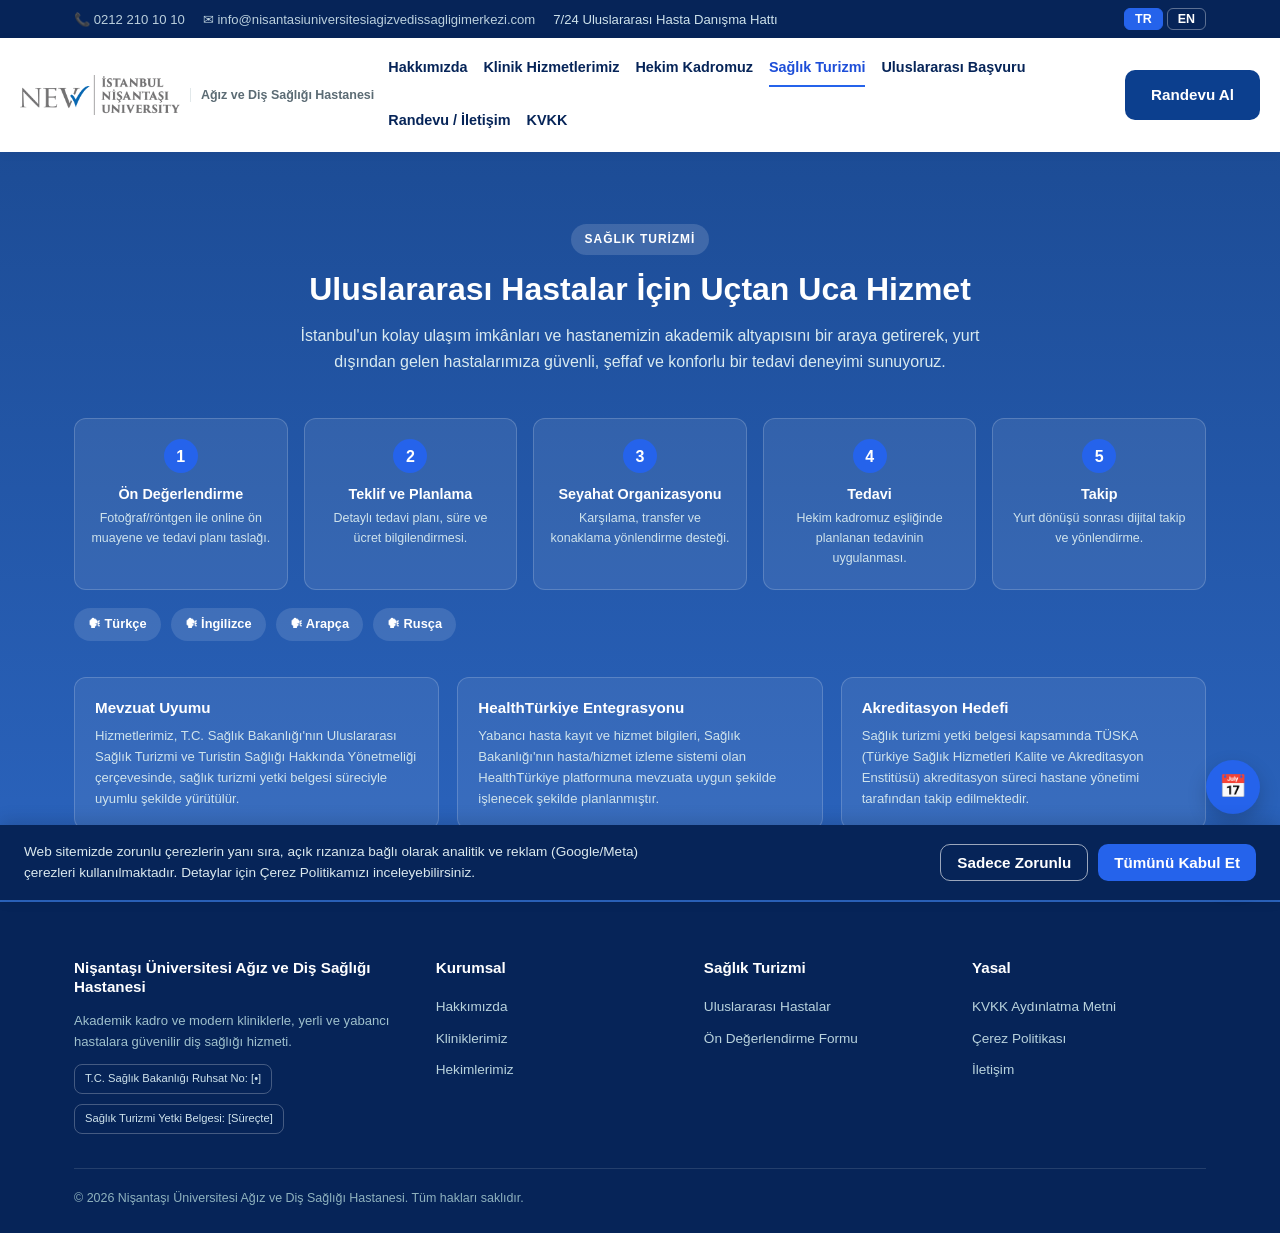
<file: saglik-turizmi.html>
<!DOCTYPE html>
<html lang="tr">
<head>
<meta charset="UTF-8">
<meta name="viewport" content="width=device-width, initial-scale=1.0">
<title>Sağlık Turizmi | Health Tourism — Nişantaşı Üniversitesi Ağız ve Diş Sağlığı Hastanesi</title>
<meta name="description" content="Uluslararası hastalar için uçtan uca sağlık turizmi hizmeti: ön değerlendirme, seyahat organizasyonu, tedavi ve takip.">
<meta name="robots" content="index, follow">
<link rel="canonical" href="https://nisantasiuniversitesiagizvedissagligimerkezi.com/saglik-turizmi.html">
<link rel="icon" type="image/x-icon" href="images/favicon.ico">
<link rel="stylesheet" href="style.css?v=948a35e6">

<meta property="og:type" content="website">
<meta property="og:title" content="Sağlık Turizmi | Health Tourism — Nişantaşı Üniversitesi Ağız ve Diş Sağlığı Hastanesi">
<meta property="og:description" content="Uluslararası hastalar için uçtan uca sağlık turizmi hizmeti: ön değerlendirme, seyahat organizasyonu, tedavi ve takip.">
<meta property="og:url" content="https://nisantasiuniversitesiagizvedissagligimerkezi.com/saglik-turizmi.html">
<meta property="og:locale" content="tr_TR">
<meta property="og:locale:alternate" content="en_US">
<meta name="twitter:card" content="summary_large_image">


<script type="application/ld+json">
{
  "@context": "https://schema.org",
  "@type": "Dentist",
  "name": "Nişantaşı Üniversitesi Ağız ve Diş Sağlığı Hastanesi",
  "url": "https://nisantasiuniversitesiagizvedissagligimerkezi.com/",
  "telephone": "0212 210 10 10",
  "priceRange": "$$",
  "address": {
    "@type": "PostalAddress",
    "streetAddress": "Eyüp Sultan Caddesi No:11, Kağıthane",
    "addressLocality": "İstanbul",
    "addressCountry": "TR"
  },
  "medicalSpecialty": "Dentistry",
  "availableLanguage": ["Turkish", "English", "Arabic", "Russian"]
}
</script>
</head>
<body>
<div class="topbar">
  <div class="wrap">
    <div class="info">
      <a href="tel:+902122101010">📞 0212 210 10 10</a>
      <a href="mailto:info@nisantasiuniversitesiagizvedissagligimerkezi.com">✉ info@nisantasiuniversitesiagizvedissagligimerkezi.com</a>
      <span data-tr="7/24 Uluslararası Hasta Danışma Hattı" data-en="24/7 International Patient Helpline">7/24 Uluslararası Hasta Danışma Hattı</span>
    </div>
    <div class="lang-switch">
      <button id="btn-tr" class="active" onclick="setLang('tr')">TR</button>
      <button id="btn-en" onclick="setLang('en')">EN</button>
    </div>
  </div>
</div>

<header class="site">
  <div class="nav-row">
    <a href="index.html" style="text-decoration:none;"><div class="brand">
      <img class="brand-logo" style="height:40px;width:auto;max-width:160px;object-fit:contain;flex-shrink:0;" src="images/logo.png" alt="Nişantaşı Üniversitesi">
      <div class="txt">
        <small data-tr="Ağız ve Diş Sağlığı Hastanesi" data-en="Oral &amp; Dental Health Hospital">Ağız ve Diş Sağlığı Hastanesi</small>
      </div>
    </div></a>
    <nav class="main" id="mainNav">
      <a href="hakkimizda.html" data-tr="Hakkımızda" data-en="About Us">Hakkımızda</a>
      <a href="hizmetlerimiz.html" data-tr="Klinik Hizmetlerimiz" data-en="Clinical Services">Klinik Hizmetlerimiz</a>
      <a href="hekimlerimiz.html" data-tr="Hekim Kadromuz" data-en="Our Doctors">Hekim Kadromuz</a>
      <a href="saglik-turizmi.html" class="active" data-tr="Sağlık Turizmi" data-en="Health Tourism">Sağlık Turizmi</a>
      <a href="basvuru.html" data-tr="Uluslararası Başvuru" data-en="International Application">Uluslararası Başvuru</a>
      <a href="iletisim.html" data-tr="Randevu / İletişim" data-en="Appointment / Contact">Randevu / İletişim</a>
      <a href="kvkk.html" data-tr="KVKK" data-en="Privacy (KVKK)">KVKK</a>
    </nav>
    <div class="nav-cta">
      <a href="iletisim.html" class="btn btn-navy" data-tr="Randevu Al" data-en="Book Appointment">Randevu Al</a>
      <button class="burger" onclick="document.getElementById('mainNav').classList.toggle('open')">☰</button>
    </div>
  </div>
</header>

<section class="tourism" id="saglik-turizmi">
  <div class="wrap">
    <div class="section-head">
      <span class="eyebrow" style="background:rgba(255,255,255,.15);color:#fff;" data-tr="Sağlık Turizmi" data-en="Health Tourism">Sağlık Turizmi</span>
      <h2 data-tr="Uluslararası Hastalar İçin Uçtan Uca Hizmet" data-en="End-to-End Care for International Patients">Uluslararası Hastalar İçin Uçtan Uca Hizmet</h2>
      <p data-tr="İstanbul'un kolay ulaşım imkânları ve hastanemizin akademik altyapısını bir araya getirerek, yurt dışından gelen hastalarımıza güvenli, şeffaf ve konforlu bir tedavi deneyimi sunuyoruz."
         data-en="Combining Istanbul's easy accessibility with our hospital's academic infrastructure, we offer patients arriving from abroad a safe, transparent and comfortable treatment experience.">
        İstanbul'un kolay ulaşım imkânları ve hastanemizin akademik altyapısını bir araya getirerek, yurt dışından gelen hastalarımıza güvenli, şeffaf ve konforlu bir tedavi deneyimi sunuyoruz.
      </p>
    </div>

    <div class="steps">
      <div class="step"><div class="num">1</div><h4 data-tr="Ön Değerlendirme" data-en="Pre-Assessment">Ön Değerlendirme</h4><p data-tr="Fotoğraf/röntgen ile online ön muayene ve tedavi planı taslağı." data-en="Online pre-assessment and draft treatment plan based on photos/X-rays.">Fotoğraf/röntgen ile online ön muayene ve tedavi planı taslağı.</p></div>
      <div class="step"><div class="num">2</div><h4 data-tr="Teklif ve Planlama" data-en="Quote &amp; Planning">Teklif ve Planlama</h4><p data-tr="Detaylı tedavi planı, süre ve ücret bilgilendirmesi." data-en="Detailed treatment plan, duration and cost information.">Detaylı tedavi planı, süre ve ücret bilgilendirmesi.</p></div>
      <div class="step"><div class="num">3</div><h4 data-tr="Seyahat Organizasyonu" data-en="Travel Arrangement">Seyahat Organizasyonu</h4><p data-tr="Karşılama, transfer ve konaklama yönlendirme desteği." data-en="Airport pickup, transfer and accommodation guidance.">Karşılama, transfer ve konaklama yönlendirme desteği.</p></div>
      <div class="step"><div class="num">4</div><h4 data-tr="Tedavi" data-en="Treatment">Tedavi</h4><p data-tr="Hekim kadromuz eşliğinde planlanan tedavinin uygulanması." data-en="Treatment carried out under the supervision of our medical staff.">Hekim kadromuz eşliğinde planlanan tedavinin uygulanması.</p></div>
      <div class="step"><div class="num">5</div><h4 data-tr="Takip" data-en="Follow-up">Takip</h4><p data-tr="Yurt dönüşü sonrası dijital takip ve yönlendirme." data-en="Digital follow-up and guidance after returning home.">Yurt dönüşü sonrası dijital takip ve yönlendirme.</p></div>
    </div>

    <div class="lang-strip">
      <span data-tr="🗣 Türkçe" data-en="🗣 Turkish">🗣 Türkçe</span>
      <span data-tr="🗣 İngilizce" data-en="🗣 English">🗣 İngilizce</span>
      <span data-tr="🗣 Arapça" data-en="🗣 Arabic">🗣 Arapça</span>
      <span data-tr="🗣 Rusça" data-en="🗣 Russian">🗣 Rusça</span>
    </div>

    <div class="compliance-grid">
      <div class="compliance-card">
        <h4 data-tr="Mevzuat Uyumu" data-en="Regulatory Compliance">Mevzuat Uyumu</h4>
        <p data-tr="Hizmetlerimiz, T.C. Sağlık Bakanlığı'nın Uluslararası Sağlık Turizmi ve Turistin Sağlığı Hakkında Yönetmeliği çerçevesinde, sağlık turizmi yetki belgesi süreciyle uyumlu şekilde yürütülür."
           data-en="Our services are conducted in line with the T.R. Ministry of Health's Regulation on International Health Tourism and the Health of Tourists, aligned with the health tourism authorization certificate process.">
          Hizmetlerimiz, T.C. Sağlık Bakanlığı'nın Uluslararası Sağlık Turizmi ve Turistin Sağlığı Hakkında Yönetmeliği çerçevesinde, sağlık turizmi yetki belgesi süreciyle uyumlu şekilde yürütülür.
        </p>
      </div>
      <div class="compliance-card">
        <h4 data-tr="HealthTürkiye Entegrasyonu" data-en="HealthTürkiye Integration">HealthTürkiye Entegrasyonu</h4>
        <p data-tr="Yabancı hasta kayıt ve hizmet bilgileri, Sağlık Bakanlığı'nın hasta/hizmet izleme sistemi olan HealthTürkiye platformuna mevzuata uygun şekilde işlenecek şekilde planlanmıştır."
           data-en="Foreign patient registration and service records are planned to be processed in accordance with HealthTürkiye, the Ministry of Health's patient/service monitoring platform.">
          Yabancı hasta kayıt ve hizmet bilgileri, Sağlık Bakanlığı'nın hasta/hizmet izleme sistemi olan HealthTürkiye platformuna mevzuata uygun şekilde işlenecek şekilde planlanmıştır.
        </p>
      </div>
      <div class="compliance-card">
        <h4 data-tr="Akreditasyon Hedefi" data-en="Accreditation Target">Akreditasyon Hedefi</h4>
        <p data-tr="Sağlık turizmi yetki belgesi kapsamında TÜSKA (Türkiye Sağlık Hizmetleri Kalite ve Akreditasyon Enstitüsü) akreditasyon süreci hastane yönetimi tarafından takip edilmektedir."
           data-en="The TÜSKA (Turkey Healthcare Quality and Accreditation Institute) accreditation process required for the health tourism authorization certificate is being pursued by hospital management.">
          Sağlık turizmi yetki belgesi kapsamında TÜSKA (Türkiye Sağlık Hizmetleri Kalite ve Akreditasyon Enstitüsü) akreditasyon süreci hastane yönetimi tarafından takip edilmektedir.
        </p>
      </div>
    </div>
  </div>
</section>

<footer>
  <div class="wrap">
    <div class="footer-grid">
      <div>
        <h4>Nişantaşı Üniversitesi Ağız ve Diş Sağlığı Hastanesi</h4>
        <p data-tr="Akademik kadro ve modern kliniklerle, yerli ve yabancı hastalara güvenilir diş sağlığı hizmeti." data-en="Reliable dental care for domestic and international patients through academic staff and modern clinics.">Akademik kadro ve modern kliniklerle, yerli ve yabancı hastalara güvenilir diş sağlığı hizmeti.</p>
        <div class="badge-row">
          <span data-tr="T.C. Sağlık Bakanlığı Ruhsat No: [•]" data-en="T.R. MoH License No: [•]">T.C. Sağlık Bakanlığı Ruhsat No: [•]</span>
          <span data-tr="Sağlık Turizmi Yetki Belgesi: [Süreçte]" data-en="Health Tourism Authorization: [In Progress]">Sağlık Turizmi Yetki Belgesi: [Süreçte]</span>
        </div>
      </div>
      <div>
        <h4 data-tr="Kurumsal" data-en="Corporate">Kurumsal</h4>
        <a href="hakkimizda.html" data-tr="Hakkımızda" data-en="About Us">Hakkımızda</a>
        <a href="hizmetlerimiz.html" data-tr="Kliniklerimiz" data-en="Clinics">Kliniklerimiz</a>
        <a href="hekimlerimiz.html" data-tr="Hekimlerimiz" data-en="Our Doctors">Hekimlerimiz</a>
      </div>
      <div>
        <h4 data-tr="Sağlık Turizmi" data-en="Health Tourism">Sağlık Turizmi</h4>
        <a href="saglik-turizmi.html" data-tr="Uluslararası Hastalar" data-en="International Patients">Uluslararası Hastalar</a>
        <a href="basvuru.html" data-tr="Ön Değerlendirme Formu" data-en="Pre-Assessment Form">Ön Değerlendirme Formu</a>
      </div>
      <div>
        <h4 data-tr="Yasal" data-en="Legal">Yasal</h4>
        <a href="kvkk.html" data-tr="KVKK Aydınlatma Metni" data-en="Privacy Notice (KVKK)">KVKK Aydınlatma Metni</a>
        <a href="kvkk.html" data-tr="Çerez Politikası" data-en="Cookie Policy">Çerez Politikası</a>
        <a href="iletisim.html" data-tr="İletişim" data-en="Contact">İletişim</a>
      </div>
    </div>
    <div class="footer-bottom">
      <span data-tr="© 2026 Nişantaşı Üniversitesi Ağız ve Diş Sağlığı Hastanesi. Tüm hakları saklıdır." data-en="© 2026 Nişantaşı University Oral &amp; Dental Health Hospital. All rights reserved.">© 2026 Nişantaşı Üniversitesi Ağız ve Diş Sağlığı Hastanesi. Tüm hakları saklıdır.</span>
    </div>
  </div>
</footer>

<div class="floating">
  <a class="fab appt" href="iletisim.html" title="Randevu">📅</a>
  <a class="fab whatsapp" href="https://wa.me/902122101010" title="WhatsApp" target="_blank" rel="noopener">💬</a>
</div>

<div id="cookieBar" style="position:fixed;left:0;right:0;bottom:0;background:var(--navy-dark);color:#fff;padding:16px 24px;display:flex;justify-content:space-between;align-items:center;gap:16px;flex-wrap:wrap;z-index:70;box-shadow:0 -4px 16px rgba(0,0,0,.15);">
  <p style="margin:0;color:#dbe9ee;font-size:.85rem;max-width:640px;" data-tr="Web sitemizde zorunlu çerezlerin yanı sıra, açık rızanıza bağlı olarak analitik ve reklam (Google/Meta) çerezleri kullanılmaktadır. Detaylar için Çerez Politikamızı inceleyebilirsiniz."
     data-en="In addition to strictly necessary cookies, our website uses analytics and advertising (Google/Meta) cookies subject to your consent. See our Cookie Policy for details.">
    Web sitemizde zorunlu çerezlerin yanı sıra, açık rızanıza bağlı olarak analitik ve reklam (Google/Meta) çerezleri kullanılmaktadır. Detaylar için Çerez Politikamızı inceleyebilirsiniz.
  </p>
  <div style="display:flex;gap:10px;flex-shrink:0;">
    <button class="btn btn-outline" style="padding:9px 16px;" onclick="document.getElementById('cookieBar').style.display='none'" data-tr="Sadece Zorunlu" data-en="Necessary Only">Sadece Zorunlu</button>
    <button class="btn btn-primary" style="padding:9px 16px;" onclick="document.getElementById('cookieBar').style.display='none'" data-tr="Tümünü Kabul Et" data-en="Accept All">Tümünü Kabul Et</button>
  </div>
</div>

<script src="app.js?v=356298e0"></script>
</body>
</html>
</file>
<file: style.css>
:root{
    --navy:#0C3F8E;
    --navy-dark:#062458;
    --teal:#2563EB;
    --teal-dark:#1D4ED8;
    --bg:#F6F9FA;
    --card:#FFFFFF;
    --ink:#1E2A32;
    --ink-soft:#5B6B74;
    --border:#E1E8EA;
    --radius:14px;
    --shadow:0 8px 24px rgba(12,63,142,0.08);
    --maxw:1180px;
  }
  *{box-sizing:border-box;}
  html{scroll-behavior:smooth;}
  body{
    margin:0;
    font-family:'Segoe UI',Arial,-apple-system,sans-serif;
    color:var(--ink);
    background:var(--bg);
    line-height:1.6;
  }
  img{max-width:100%;display:block;}
  a{color:inherit;text-decoration:none;}
  .wrap{max-width:var(--maxw);margin:0 auto;padding:0 24px;}
  section{padding:72px 0;}
  h1,h2,h3,h4{margin:0 0 14px 0;line-height:1.25;}
  h2{font-size:2rem;color:var(--navy-dark);}
  h3{font-size:1.25rem;color:var(--navy-dark);}
  p{color:var(--ink-soft);margin:0 0 12px 0;}
  .eyebrow{
    display:inline-block;text-transform:uppercase;letter-spacing:.08em;
    font-size:.75rem;font-weight:700;color:var(--teal-dark);
    background:rgba(37,99,235,.1);padding:6px 14px;border-radius:20px;margin-bottom:14px;
  }
  .section-head{max-width:720px;margin:0 auto 44px auto;text-align:center;}
  .btn{
    display:inline-flex;align-items:center;gap:8px;padding:13px 26px;border-radius:10px;
    font-weight:700;font-size:.95rem;cursor:pointer;border:none;transition:.2s;
  }
  .btn-primary{background:var(--teal);color:#fff;}
  .btn-primary:hover{background:var(--teal-dark);}
  .btn-outline{background:transparent;color:#fff;border:1.5px solid rgba(255,255,255,.6);}
  .btn-outline:hover{background:rgba(255,255,255,.12);}
  .btn-navy{background:var(--navy);color:#fff;}
  .btn-navy:hover{background:var(--navy-dark);}

    .topbar{background:var(--navy-dark);color:#cfe3ec;font-size:.82rem;}
  .topbar .wrap{display:flex;justify-content:space-between;align-items:center;padding:8px 24px;flex-wrap:wrap;gap:6px;}
  .topbar .info{display:flex;gap:18px;flex-wrap:wrap;}
  .topbar a{opacity:.9;}
  .lang-switch{display:flex;gap:4px;}
  .lang-switch button{
    background:transparent;border:1px solid rgba(255,255,255,.35);color:#fff;
    padding:3px 10px;border-radius:6px;font-size:.78rem;cursor:pointer;font-weight:700;
  }
  .lang-switch button.active{background:var(--teal);border-color:var(--teal);}

    header.site{background:#fff;position:sticky;top:0;z-index:50;box-shadow:0 2px 10px rgba(0,0,0,.05);}
  .nav-row{display:flex;align-items:center;justify-content:space-between;padding:12px 20px;gap:14px;}
  .brand{display:flex;align-items:center;gap:10px;font-weight:800;color:var(--navy-dark);}
  .brand-logo{height:40px;width:auto;max-width:160px;object-fit:contain;flex-shrink:0;}
  .brand .txt{line-height:1.15;padding-left:10px;border-left:1px solid var(--border);flex-shrink:0;}
  .brand .txt small{display:block;font-weight:600;color:var(--ink-soft);font-size:.78rem;white-space:nowrap;}
  nav.main{display:flex;gap:16px;flex-wrap:wrap;font-size:.9rem;font-weight:600;}
  nav.main a{color:var(--navy-dark);padding:6px 0;border-bottom:2px solid transparent;}
  nav.main a:hover{border-color:var(--teal);}
  nav.main a.active{color:var(--teal-dark);border-color:var(--teal);}
  .nav-cta{display:flex;align-items:center;gap:10px;flex-shrink:0;}
  .nav-cta .btn{white-space:nowrap;}
  .burger{display:none;background:none;border:none;font-size:1.6rem;cursor:pointer;color:var(--navy-dark);}

    .hero{
    background:radial-gradient(circle at 20% 20%, rgba(37,99,235,.35), transparent 55%),
               linear-gradient(120deg, rgba(6,36,88,.90), rgba(12,63,142,.85) 55%, rgba(21,84,184,.78)),
               url('images/hero-building.jpg') center/cover no-repeat;
    color:#fff;padding:88px 0 96px;
  }
  .hero .wrap{display:grid;grid-template-columns:1.15fr .85fr;gap:40px;align-items:center;}
  .hero h1{font-size:2.5rem;color:#fff;}
  .hero p.lead{color:#dceaf0;font-size:1.08rem;max-width:560px;}
  .hero-badges{display:flex;gap:10px;flex-wrap:wrap;margin:22px 0 28px;}
  .hero-badges span{
    background:rgba(255,255,255,.12);border:1px solid rgba(255,255,255,.25);
    padding:7px 14px;border-radius:20px;font-size:.8rem;font-weight:600;
  }
  .hero-cta{display:flex;gap:12px;flex-wrap:wrap;}
  .hero-visual{
    background:rgba(255,255,255,.08);border:1px solid rgba(255,255,255,.2);
    border-radius:var(--radius);padding:26px;backdrop-filter:blur(2px);
  }
  .hero-visual .stat{display:flex;justify-content:space-between;padding:12px 0;border-bottom:1px solid rgba(255,255,255,.15);}
  .hero-visual .stat:last-child{border-bottom:none;}
  .hero-visual .stat b{font-size:1.35rem;display:block;color:#fff;}
  .hero-visual .stat span{font-size:.78rem;color:#cfe3ec;}

    .about-grid{display:grid;grid-template-columns:1fr 1fr;gap:44px;align-items:center;}
  .about-photo{
    border:1px solid var(--border);border-radius:var(--radius);height:320px;overflow:hidden;position:relative;
  }
  .about-photo img{width:100%;height:100%;object-fit:cover;}
  .checklist{list-style:none;padding:0;margin:18px 0;}
  .checklist li{padding:8px 0 8px 30px;position:relative;color:var(--ink);}
  .checklist li:before{content:"✓";position:absolute;left:0;top:8px;color:var(--teal-dark);font-weight:800;
    background:rgba(37,99,235,.12);width:20px;height:20px;border-radius:50%;display:flex;align-items:center;justify-content:center;font-size:.75rem;}

    .services-grid{display:grid;grid-template-columns:repeat(3,1fr);gap:22px;}
  .card{background:var(--card);border:1px solid var(--border);border-radius:var(--radius);padding:26px;box-shadow:var(--shadow);}
  a.card{display:block;transition:transform .15s, box-shadow .15s;}
  a.card:hover{transform:translateY(-3px);box-shadow:0 14px 30px rgba(12,63,142,.14);}
  .service-icon{
    width:48px;height:48px;border-radius:12px;background:rgba(37,99,235,.12);color:var(--teal-dark);
    display:flex;align-items:center;justify-content:center;font-size:1.35rem;margin-bottom:16px;font-weight:800;
  }

    .doctors-grid{display:grid;grid-template-columns:repeat(4,1fr);gap:20px;}
  .doc-card{background:var(--card);border:1px solid var(--border);border-radius:var(--radius);overflow:hidden;box-shadow:var(--shadow);text-align:center;}
  .doc-photo{
    height:190px;position:relative;overflow:hidden;background:linear-gradient(135deg,var(--navy),var(--teal));
  }
  .doc-photo img{width:100%;height:100%;object-fit:cover;object-position:center top;}
  .doc-body{padding:18px;}
  .doc-body h4{margin:0 0 4px;color:var(--navy-dark);font-size:1rem;}
  .doc-body .branch{color:var(--teal-dark);font-weight:700;font-size:.82rem;margin-bottom:8px;}
  .doc-body p{font-size:.85rem;margin:0;}
  .note-box{
    background:#FFF7E6;border:1px solid #F1D8A0;color:#7A5B10;border-radius:10px;padding:14px 18px;
    font-size:.85rem;margin-top:26px;
  }

    .tourism{
    background:linear-gradient(180deg, rgba(12,63,142,.93) 0%, rgba(21,84,184,.90) 100%),
               url('https://images.unsplash.com/photo-1687706222092-b6545828217d?w=1600&q=80&auto=format&fit=crop') center/cover no-repeat;
    color:#fff;
  }
  .tourism h2, .tourism h3{color:#fff;}
  .tourism p{color:#d9eaf0;}
  .steps{display:grid;grid-template-columns:repeat(5,1fr);gap:16px;margin-top:36px;}
  .step{background:rgba(255,255,255,.08);border:1px solid rgba(255,255,255,.18);border-radius:12px;padding:20px 16px;text-align:center;}
  .step .num{
    width:34px;height:34px;border-radius:50%;background:var(--teal);color:#fff;font-weight:800;
    display:flex;align-items:center;justify-content:center;margin:0 auto 12px;
  }
  .step h4{color:#fff;font-size:.9rem;margin-bottom:6px;}
  .step p{font-size:.78rem;color:#cfe3ec;margin:0;}
  .lang-strip{display:flex;gap:10px;flex-wrap:wrap;margin-top:18px;}
  .lang-strip span{background:rgba(255,255,255,.12);padding:6px 14px;border-radius:20px;font-size:.8rem;font-weight:600;}
  .compliance-grid{display:grid;grid-template-columns:repeat(3,1fr);gap:18px;margin-top:36px;}
  .compliance-card{background:rgba(255,255,255,.07);border:1px solid rgba(255,255,255,.18);border-radius:12px;padding:20px;}
  .compliance-card h4{color:#fff;font-size:.95rem;margin-bottom:8px;}
  .compliance-card p{font-size:.82rem;color:#cfe3ec;margin:0;}

    .form-section{background:#fff;}
  .form-grid{display:grid;grid-template-columns:1fr 1fr;gap:40px;}
  form.card{padding:30px;}
  .field{margin-bottom:16px;}
  .field label{display:block;font-size:.82rem;font-weight:700;color:var(--navy-dark);margin-bottom:6px;}
  .field input, .field select, .field textarea{
    width:100%;padding:11px 13px;border:1px solid var(--border);border-radius:8px;font-size:.92rem;
    font-family:inherit;background:#FBFDFD;
  }
  .field textarea{resize:vertical;min-height:90px;}
  .file-upload{display:flex;align-items:center;gap:12px;flex-wrap:wrap;}
  .file-upload-input{position:absolute;width:1px;height:1px;padding:0;margin:-1px;overflow:hidden;clip:rect(0,0,0,0);white-space:nowrap;border:0;}
  .file-upload-btn{
    display:inline-flex;align-items:center;padding:10px 16px;border:1px solid var(--border);border-radius:8px;
    background:#FBFDFD;font-size:.85rem;font-weight:700;color:var(--navy-dark);cursor:pointer;white-space:nowrap;
  }
  .file-upload-btn:hover{background:#EEF3FA;}
  .file-upload-btn:focus-within{outline:2px solid var(--teal);outline-offset:2px;}
  .file-upload-name{font-size:.85rem;color:var(--ink-soft);word-break:break-all;}
  .two-col{display:grid;grid-template-columns:1fr 1fr;gap:14px;}
  .consent{display:flex;gap:10px;align-items:flex-start;font-size:.8rem;color:var(--ink-soft);margin:14px 0 20px;}
  .consent input{margin-top:3px;}
  .side-info .card{margin-bottom:18px;}
  .side-info h4{color:var(--navy-dark);margin-bottom:6px;}
  .side-info p{font-size:.88rem;}

    .contact-grid{display:grid;grid-template-columns:1fr 1fr;gap:40px;}
  .map-box{
    height:280px;border-radius:var(--radius);border:1px solid var(--border);
    overflow:hidden;margin-top:18px;
    display:flex;align-items:center;justify-content:center;color:var(--ink-soft);font-weight:700;
  }
  .map-box iframe{width:100%;height:100%;border:0;display:block;}
  .contact-line{display:flex;gap:12px;padding:12px 0;border-bottom:1px solid var(--border);}
  .contact-line b{color:var(--navy-dark);display:block;font-size:.85rem;}
  .contact-line span{font-size:.85rem;color:var(--ink-soft);}

    .legal{background:#fff;}
  .legal-block{border:1px solid var(--border);border-radius:var(--radius);padding:26px 30px;margin-bottom:20px;background:var(--card);}
  .legal-block h3{margin-bottom:10px;}
  .legal-block ol, .legal-block ul{color:var(--ink-soft);padding-left:20px;font-size:.92rem;}
  .legal-block li{margin-bottom:8px;}

    footer{background:var(--navy-dark);color:#cfe3ec;padding:56px 0 24px;}
  .footer-grid{display:grid;grid-template-columns:1.4fr 1fr 1fr 1fr;gap:34px;margin-bottom:34px;}
  footer h4{color:#fff;font-size:.95rem;margin-bottom:14px;}
  footer a{display:block;color:#b9d3dd;font-size:.85rem;padding:5px 0;}
  footer p{color:#9fc0cc;font-size:.82rem;}
  .footer-bottom{border-top:1px solid rgba(255,255,255,.12);padding-top:20px;font-size:.78rem;color:#8fb2be;display:flex;justify-content:space-between;flex-wrap:wrap;gap:10px;}
  .badge-row{display:flex;gap:10px;flex-wrap:wrap;margin-top:10px;}
  .badge-row span{border:1px solid rgba(255,255,255,.25);border-radius:8px;padding:5px 10px;font-size:.7rem;color:#cfe3ec;}

    .floating{position:fixed;right:20px;bottom:20px;display:flex;flex-direction:column;gap:12px;z-index:60;}
  .fab{
    width:54px;height:54px;border-radius:50%;display:flex;align-items:center;justify-content:center;
    color:#fff;font-size:1.4rem;box-shadow:0 8px 20px rgba(0,0,0,.2);border:none;cursor:pointer;
  }
  .fab.whatsapp{background:#25D366;}
  .fab.appt{background:var(--teal);}

  @media(max-width:980px){
    .hero .wrap{grid-template-columns:1fr;}
    .about-grid,.form-grid,.contact-grid{grid-template-columns:1fr;}
    .services-grid{grid-template-columns:repeat(2,1fr);}
    .doctors-grid{grid-template-columns:repeat(2,1fr);}
    .steps{grid-template-columns:repeat(2,1fr);}
    .compliance-grid{grid-template-columns:1fr;}
    .footer-grid{grid-template-columns:1fr 1fr;}
    nav.main{display:none;position:absolute;top:100%;left:0;right:0;background:#fff;flex-direction:column;
      padding:16px 24px;box-shadow:0 10px 20px rgba(0,0,0,.08);gap:14px;}
    nav.main.open{display:flex;}
    .burger{display:block;}
  }
  @media(max-width:600px){
    .services-grid{grid-template-columns:1fr;}
    .doctors-grid{grid-template-columns:1fr 1fr;}
    .two-col{grid-template-columns:1fr;}
    .hero h1{font-size:1.9rem;}
    section{padding:52px 0;}
  }
</file>
